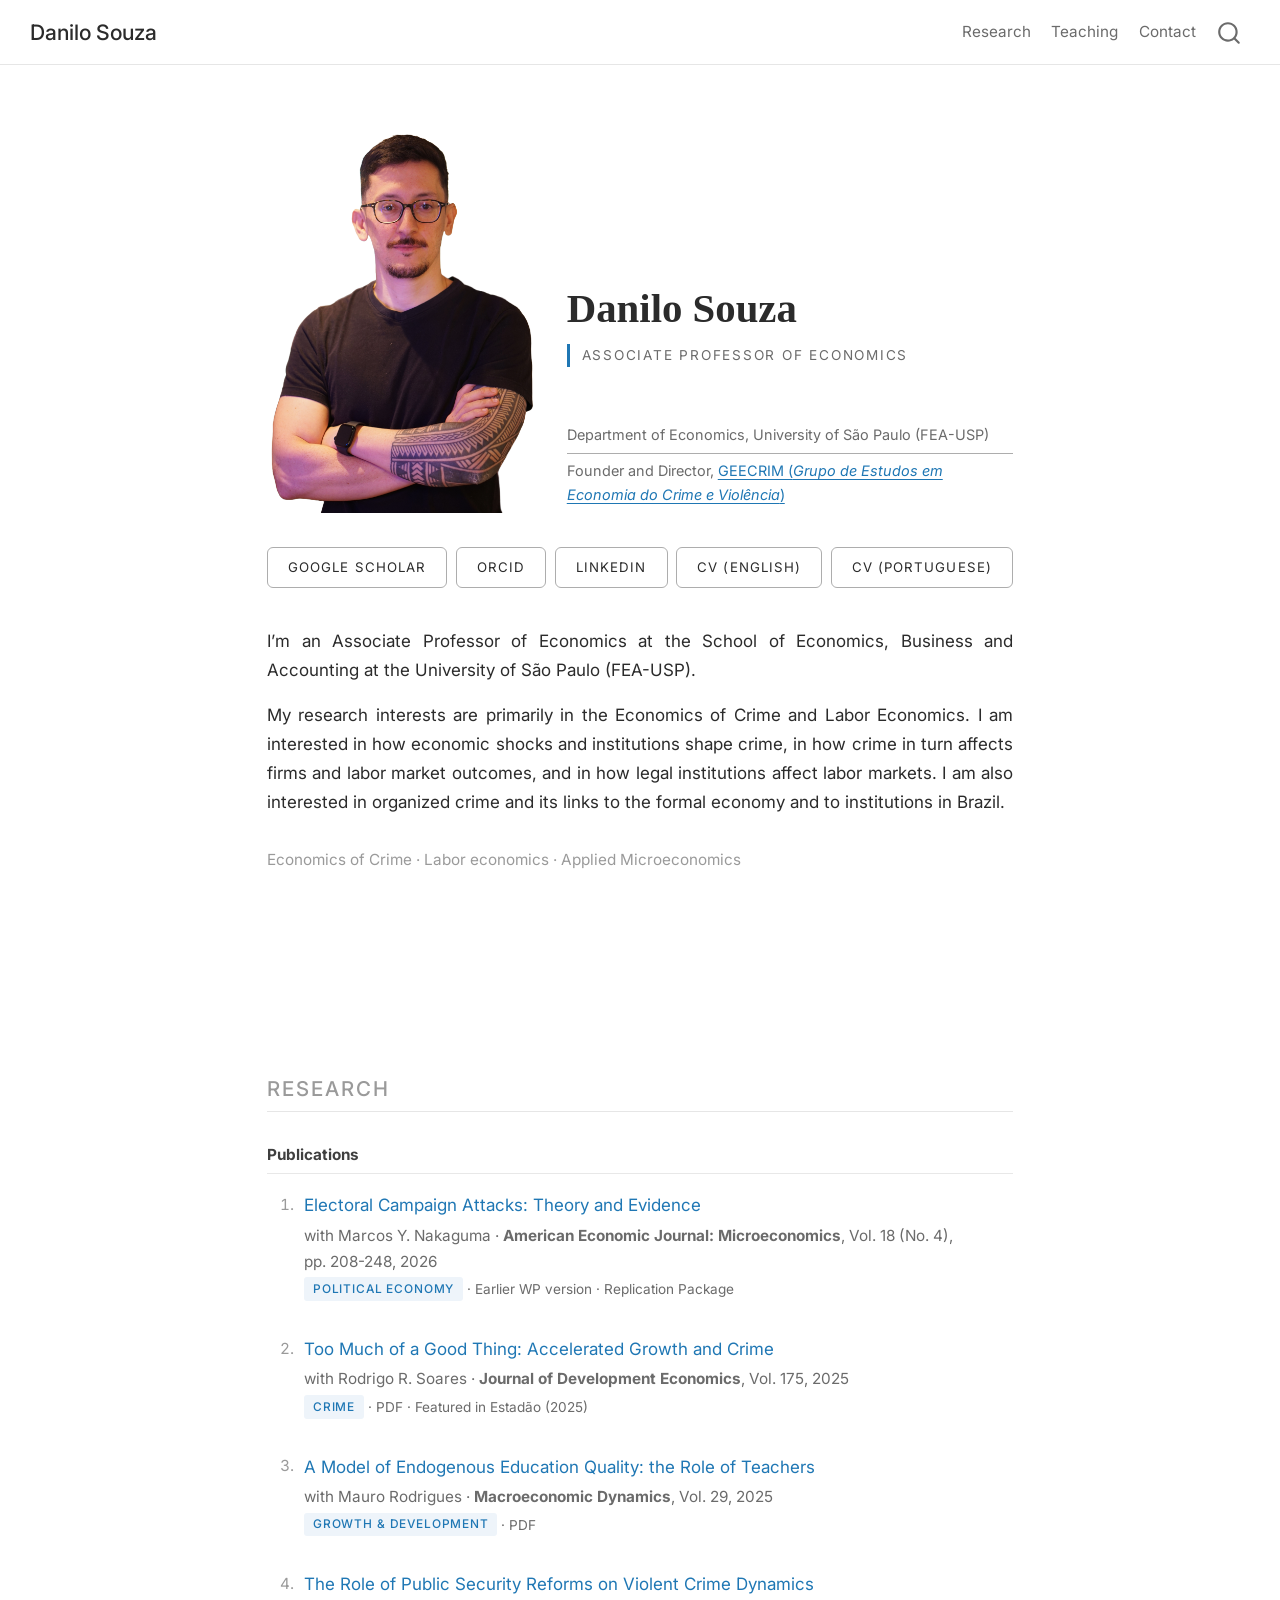
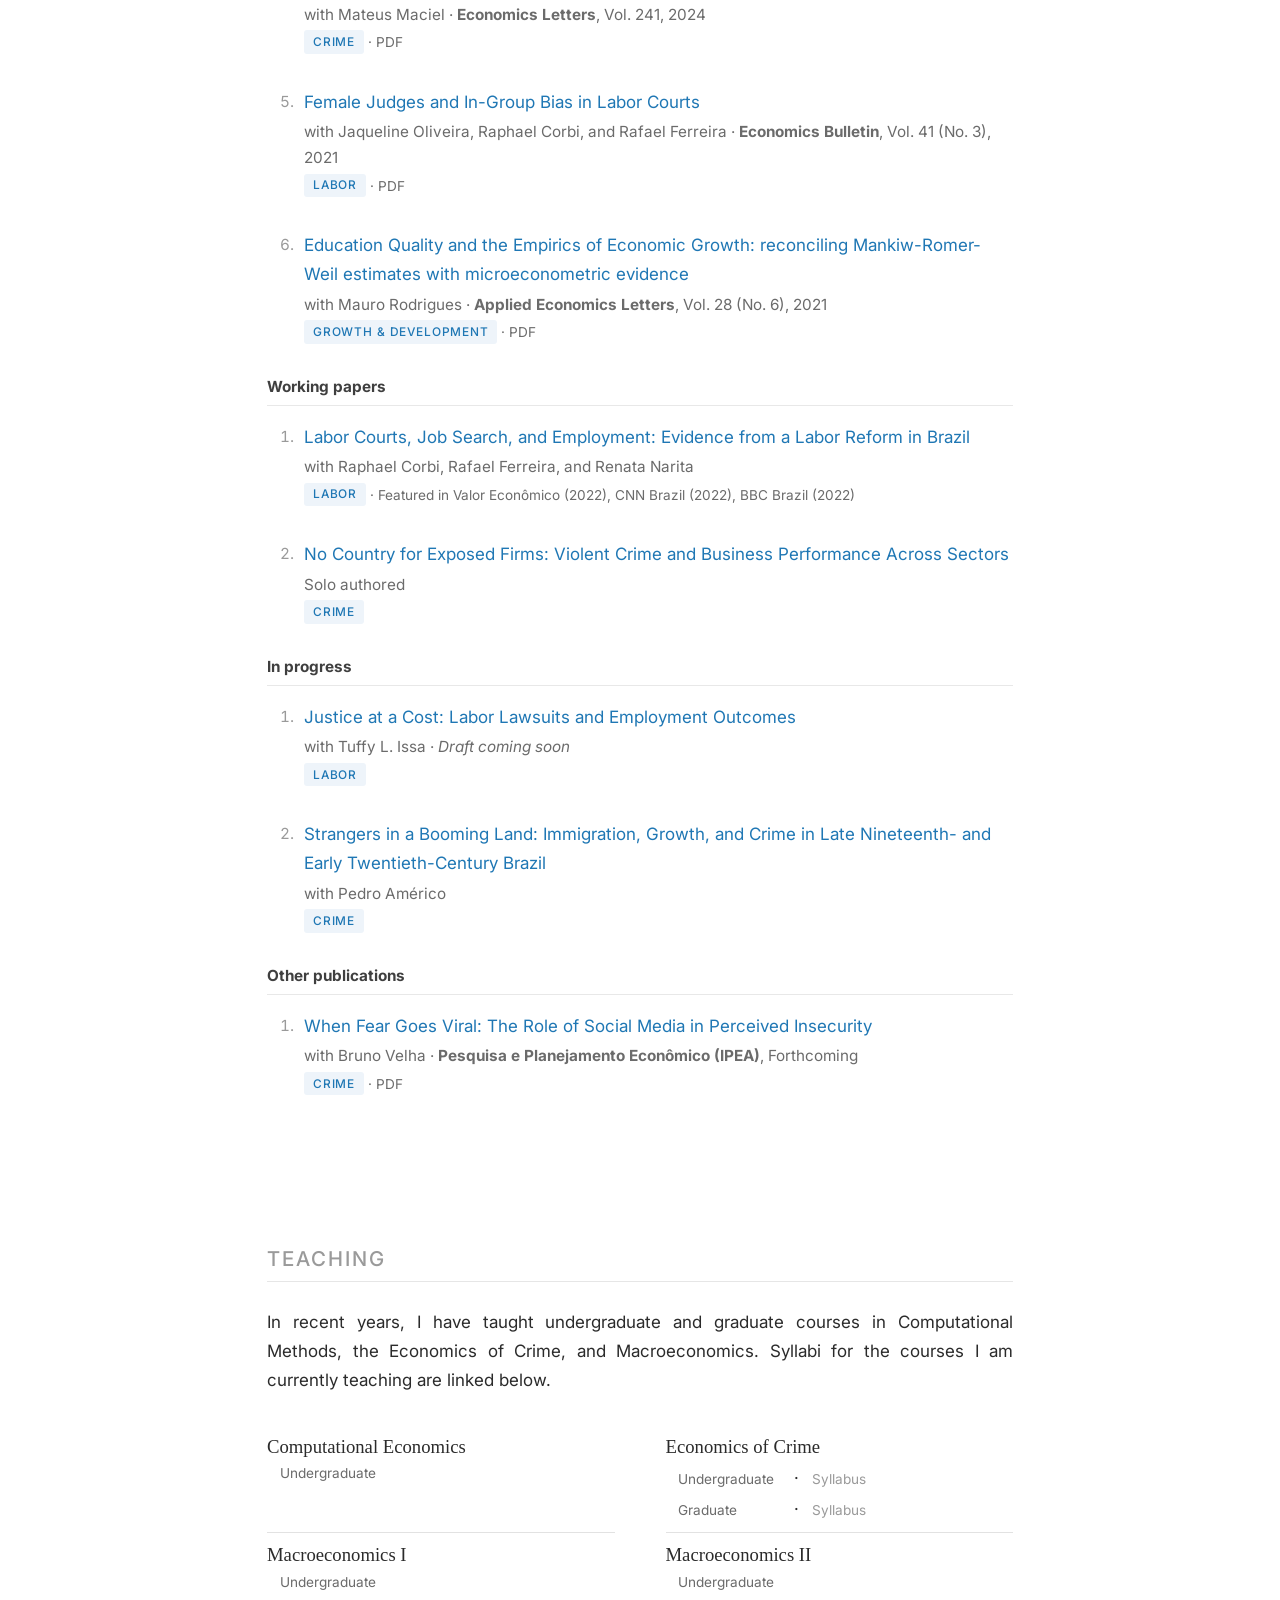
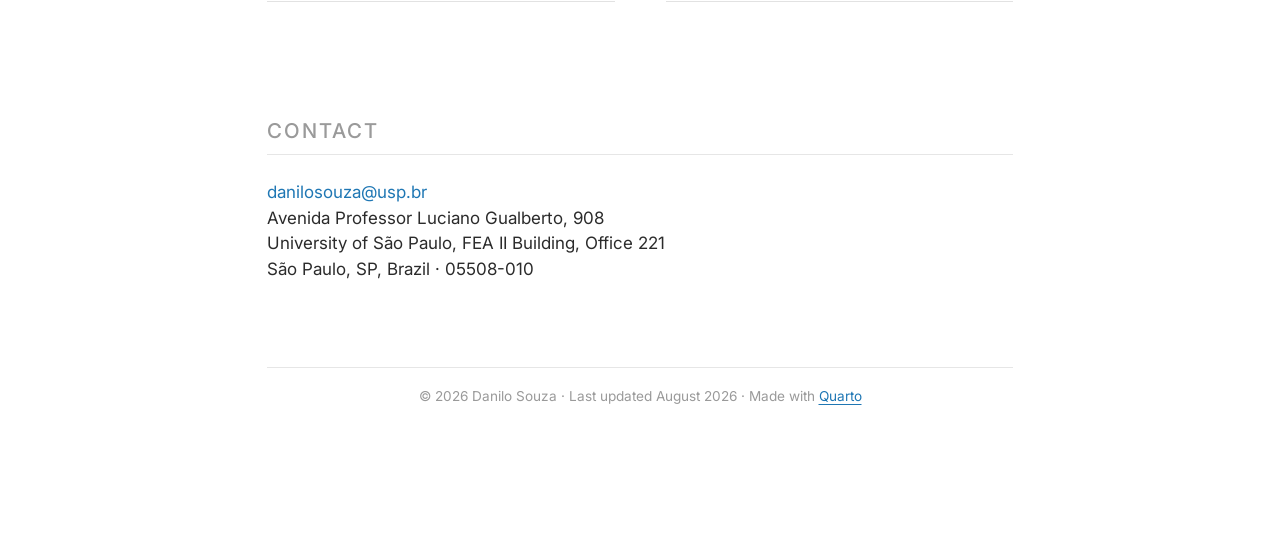
<file: docs/index.html>
<!DOCTYPE html>
<html xmlns="http://www.w3.org/1999/xhtml" lang="en" xml:lang="en"><head>

<meta charset="utf-8">
<meta name="generator" content="quarto-1.8.26">

<meta name="viewport" content="width=device-width, initial-scale=1.0, user-scalable=yes">

<meta name="description" content="Associate Professor of Economics, University of São Paulo.">

<title>Danilo Souza — Economist – Danilo Souza</title>
<style>
code{white-space: pre-wrap;}
span.smallcaps{font-variant: small-caps;}
div.columns{display: flex; gap: min(4vw, 1.5em);}
div.column{flex: auto; overflow-x: auto;}
div.hanging-indent{margin-left: 1.5em; text-indent: -1.5em;}
ul.task-list{list-style: none;}
ul.task-list li input[type="checkbox"] {
  width: 0.8em;
  margin: 0 0.8em 0.2em -1em; /* quarto-specific, see https://github.com/quarto-dev/quarto-cli/issues/4556 */ 
  vertical-align: middle;
}
</style>


<script src="site_libs/quarto-nav/quarto-nav.js"></script>
<script src="site_libs/clipboard/clipboard.min.js"></script>
<script src="site_libs/quarto-search/autocomplete.umd.js"></script>
<script src="site_libs/quarto-search/fuse.min.js"></script>
<script src="site_libs/quarto-search/quarto-search.js"></script>
<meta name="quarto:offset" content="./">
<script src="site_libs/quarto-html/quarto.js" type="module"></script>
<script src="site_libs/quarto-html/tabsets/tabsets.js" type="module"></script>
<script src="site_libs/quarto-html/axe/axe-check.js" type="module"></script>
<script src="site_libs/quarto-html/popper.min.js"></script>
<script src="site_libs/quarto-html/tippy.umd.min.js"></script>
<link href="site_libs/quarto-html/tippy.css" rel="stylesheet">
<link href="site_libs/quarto-html/quarto-syntax-highlighting-587c61ba64f3a5504c4d52d930310e48.css" rel="stylesheet" id="quarto-text-highlighting-styles">
<script src="site_libs/bootstrap/bootstrap.min.js"></script>
<link href="site_libs/bootstrap/bootstrap-icons.css" rel="stylesheet">
<link href="site_libs/bootstrap/bootstrap-93184ba84fd0173687459acd2bb7b2be.min.css" rel="stylesheet" append-hash="true" id="quarto-bootstrap" data-mode="light">
<script id="quarto-search-options" type="application/json">{
  "location": "navbar",
  "copy-button": false,
  "collapse-after": 3,
  "panel-placement": "end",
  "type": "overlay",
  "limit": 50,
  "keyboard-shortcut": [
    "f",
    "/",
    "s"
  ],
  "show-item-context": false,
  "language": {
    "search-no-results-text": "No results",
    "search-matching-documents-text": "matching documents",
    "search-copy-link-title": "Copy link to search",
    "search-hide-matches-text": "Hide additional matches",
    "search-more-match-text": "more match in this document",
    "search-more-matches-text": "more matches in this document",
    "search-clear-button-title": "Clear",
    "search-text-placeholder": "",
    "search-detached-cancel-button-title": "Cancel",
    "search-submit-button-title": "Submit",
    "search-label": "Search"
  }
}</script>
<link rel="preconnect" href="https://fonts.googleapis.com">
<link rel="preconnect" href="https://fonts.gstatic.com" crossorigin="">
<link href="https://fonts.googleapis.com/css2?family=Inter:wght@400;500;600&amp;display=swap" rel="stylesheet">
<link rel="stylesheet" href="https://cdnjs.cloudflare.com/ajax/libs/font-awesome/6.5.1/css/all.min.css">


</head>

<body class="nav-fixed fullcontent quarto-light">

<div id="quarto-search-results"></div>
  <header id="quarto-header" class="headroom fixed-top">
    <nav class="navbar navbar-expand-lg " data-bs-theme="dark">
      <div class="navbar-container container-fluid">
      <div class="navbar-brand-container mx-auto">
    <a class="navbar-brand" href="./index.html">
    <span class="navbar-title">Danilo Souza</span>
    </a>
  </div>
            <div id="quarto-search" class="" title="Search"></div>
          <button class="navbar-toggler" type="button" data-bs-toggle="collapse" data-bs-target="#navbarCollapse" aria-controls="navbarCollapse" role="menu" aria-expanded="false" aria-label="Toggle navigation" onclick="if (window.quartoToggleHeadroom) { window.quartoToggleHeadroom(); }">
  <span class="navbar-toggler-icon"></span>
</button>
          <div class="collapse navbar-collapse" id="navbarCollapse">
            <ul class="navbar-nav navbar-nav-scroll ms-auto">
  <li class="nav-item">
    <a class="nav-link" href="./#research"> 
<span class="menu-text">Research</span></a>
  </li>  
  <li class="nav-item">
    <a class="nav-link" href="./#teaching"> 
<span class="menu-text">Teaching</span></a>
  </li>  
  <li class="nav-item">
    <a class="nav-link" href="./#contact"> 
<span class="menu-text">Contact</span></a>
  </li>  
</ul>
          </div> <!-- /navcollapse -->
            <div class="quarto-navbar-tools">
</div>
      </div> <!-- /container-fluid -->
    </nav>
</header>
<!-- content -->
<div id="quarto-content" class="quarto-container page-columns page-rows-contents page-layout-article page-navbar">
<!-- sidebar -->
<!-- margin-sidebar -->
    
<!-- main -->
<main class="content" id="quarto-document-content"><header id="title-block-header" class="quarto-title-block"></header>




<!-- ============ COAUTHORS ============ -->
<div class="site">
<!-- ============ HEADER + BIO (fills the first screen) ============ -->
<div class="intro">
<div class="hero">
<div class="hero-photo">
<p><img src="files/danilo.png" class="img-fluid" alt="Danilo Souza"></p>
</div>
<div class="hero-text">
  <div class="hero-name">Danilo Souza</div>
  <p class="hero-eyebrow">Associate Professor of Economics</p>
  <br>
  <p class="hero-affil">Department of Economics, University of São Paulo (FEA-USP)</p>
  <p class="hero-sub">Founder and Director, <a href="https://sites.usp.br/geecrim/">GEECRIM (<i>Grupo de Estudos em Economia do Crime e Violência</i>)</a></p>
</div>
</div>
<div class="hero-links">
  <a href="https://scholar.google.com/citations?user=rOVVDL0AAAAJ&amp;hl">Google Scholar</a>
  <a href="https://orcid.org/0000-0002-9229-4960?lang=en">ORCID</a>
  <a href="https://www.linkedin.com/in/danilo-paula-de-souza">LinkedIn</a>
  <a href="https://drive.google.com/file/d/1-4qnaTV6rpfSUmXEW3sW5AQgki7zIIRI/view?usp=sharing">CV (English)</a>
  <a href="http://lattes.cnpq.br/8150565050096637">CV (Portuguese)</a>
</div>
<p>I’m an Associate Professor of Economics at the School of Economics, Business and Accounting at the University of São Paulo (FEA-USP).</p>
<p>My research interests are primarily in the Economics of Crime and Labor Economics. I am interested in how economic shocks and institutions shape crime, in how crime in turn affects firms and labor market outcomes, and in how legal institutions affect labor markets. I am also interested in organized crime and its links to the formal economy and to institutions in Brazil.</p>
<p><span class="fields">Economics of Crime · Labor economics · Applied Microeconomics</span></p>
</div>
<!-- ============ RESEARCH ============ -->
<section id="research" class="level2">
<h2 data-anchor-id="research">Research</h2>
<section id="publications" class="level3 subhead">
<h3 class="subhead" data-anchor-id="publications">Publications</h3>
<div class="pub">
<p><a href="https://www.aeaweb.org/articles?id=10.1257/mic.20240211" class="pub-title">Electoral Campaign Attacks: Theory and Evidence</a></p>
<p>with <a href="https://sites.google.com/view/nakaguma/home">Marcos Y. Nakaguma</a> · <strong>American Economic Journal: Microeconomics</strong>, Vol. 18 (No.&nbsp;4), pp.&nbsp;208-248, 2026</p>
<p><span class="pub-topic">Political Economy</span> · <a href="https://papers.ssrn.com/sol3/papers.cfm?abstract_id=4634314" class="pub-link">Earlier WP version</a> · <a href="https://doi.org/10.3886/E241509V1" class="pub-link">Replication Package</a></p>
</div>
<div class="pub">
<p><a href="https://www.sciencedirect.com/science/article/pii/S0304387825000501" class="pub-title">Too Much of a Good Thing: Accelerated Growth and Crime</a></p>
<p>with <a href="https://sites.google.com/view/rodrigo-r-soares/">Rodrigo R. Soares</a> · <strong>Journal of Development Economics</strong>, Vol. 175, 2025</p>
<p><span class="pub-topic">Crime</span> · <a href="" class="pub-link">PDF</a> · Featured in <a href="https://www.estadao.com.br/economia/cidades-que-viveram-boom-do-petroleo-sofreram-com-aumento-da-violencia-veja-as-mais-afetadas/" class="pub-link">Estadão (2025)</a></p>
</div>
<div class="pub">
<p><a href="https://www.cambridge.org/core/journals/macroeconomic-dynamics/article/abs/model-of-endogenous-education-quality-the-role-of-teachers/8A2771879CB9CBD6E75495C9B6D6D497" class="pub-title">A Model of Endogenous Education Quality: the Role of Teachers</a></p>
<p>with <a href="https://sites.google.com/site/mrodriguesjr/">Mauro Rodrigues</a> · <strong>Macroeconomic Dynamics</strong>, Vol. 29, 2025</p>
<p><span class="pub-topic">Growth &amp; Development</span> · <a href="" class="pub-link">PDF</a></p>
</div>
<div class="pub">
<p><a href="https://www.sciencedirect.com/science/article/abs/pii/S0165176524003094" class="pub-title">The Role of Public Security Reforms on Violent Crime Dynamics</a></p>
<p>with <a href="https://sites.google.com/view/mateusmaciel/home">Mateus Maciel</a> · <strong>Economics Letters</strong>, Vol. 241, 2024</p>
<p><span class="pub-topic">Crime</span> · <a href="" class="pub-link">PDF</a></p>
</div>
<div class="pub">
<p><a href="https://ideas.repec.org/a/ebl/ecbull/eb-20-01177.html" class="pub-title">Female Judges and In-Group Bias in Labor Courts</a></p>
<p>with <a href="https://sites.google.com/view/mateusmaciel/home">Jaqueline Oliveira</a>, <a href="https://raphaelcorbi.github.io/">Raphael Corbi</a>, and <a href="https://rafaelxferreira.com/">Rafael Ferreira</a> · <strong>Economics Bulletin</strong>, Vol. 41 (No.&nbsp;3), 2021</p>
<p><span class="pub-topic">Labor</span> · <a href="" class="pub-link">PDF</a></p>
</div>
<div class="pub">
<p><a href="https://www.tandfonline.com/doi/full/10.1080/13504851.2020.1761524" class="pub-title">Education Quality and the Empirics of Economic Growth: reconciling Mankiw-Romer-Weil estimates with microeconometric evidence</a></p>
<p>with <a href="https://sites.google.com/site/mrodriguesjr/">Mauro Rodrigues</a> · <strong>Applied Economics Letters</strong>, Vol. 28 (No.&nbsp;6), 2021</p>
<p><span class="pub-topic">Growth &amp; Development</span> · <a href="" class="pub-link">PDF</a></p>
</div>
</section>
<section id="working-papers" class="level3 subhead">
<h3 class="subhead" data-anchor-id="working-papers">Working papers</h3>
<div class="pub">
<p><a href="https://papers.ssrn.com/sol3/papers.cfm?abstract_id=4121304" class="pub-title">Labor Courts, Job Search, and Employment: Evidence from a Labor Reform in Brazil</a></p>
<p>with <a href="https://raphaelcorbi.github.io/">Raphael Corbi</a>, <a href="https://rafaelxferreira.com/">Rafael Ferreira</a>, and <a href="https://sites.google.com/site/renatanarita/">Renata Narita</a></p>
<p><span class="pub-topic">Labor</span> · Featured in <a href="https://valor.globo.com/brasil/noticia/2022/05/04/regra-da-reforma-trabalhista-reduziu-desemprego-em-17-ponto-diz-estudo.ghtml" class="pub-link">Valor Econômico (2022)</a>, <a href="https://www.cnnbrasil.com.br/economia/macroeconomia/estudo-aponta-regra-da-reforma-trabalhista-gerou-17-milhao-de-vagas-de-trabalho/" class="pub-link">CNN Brazil (2022)</a>, <a href="https://www.bbc.com/portuguese/brasil-61442663" class="pub-link">BBC Brazil (2022)</a></p>
</div>
<div class="pub">
<p><a href="https://papers.ssrn.com/sol3/papers.cfm?abstract_id=5378445" class="pub-title">No Country for Exposed Firms: Violent Crime and Business Performance Across Sectors</a></p>
<p>Solo authored</p>
<p><span class="pub-topic">Crime</span></p>
</div>
</section>
<section id="in-progress" class="level3 subhead">
<h3 class="subhead" data-anchor-id="in-progress">In progress</h3>
<div class="pub">
<p><a href="" class="pub-title">Justice at a Cost: Labor Lawsuits and Employment Outcomes</a></p>
<p>with Tuffy L. Issa · <em>Draft coming soon</em></p>
<p><span class="pub-topic">Labor</span></p>
</div>
<div class="pub">
<p><a href="" class="pub-title">Strangers in a Booming Land: Immigration, Growth, and Crime in Late Nineteenth- and Early Twentieth-Century Brazil</a></p>
<p>with <a href="https://sites.google.com/view/pedroamerico">Pedro Américo</a></p>
<p><span class="pub-topic">Crime</span></p>
</div>
</section>
<section id="other-publications" class="level3 subhead">
<h3 class="subhead" data-anchor-id="other-publications">Other publications</h3>
<div class="pub">
<p><a href="" class="pub-title">When Fear Goes Viral: The Role of Social Media in Perceived Insecurity</a></p>
<p>with Bruno Velha · <strong>Pesquisa e Planejamento Econômico (IPEA)</strong>, Forthcoming</p>
<p><span class="pub-topic">Crime</span> · <a href="" class="pub-link">PDF</a></p>
</div>
</section>
</section>
<p><br><br></p>
<!-- ============ TEACHING ============ -->
<section id="teaching" class="level2">
<h2 data-anchor-id="teaching">Teaching</h2>
<p>In recent years, I have taught undergraduate and graduate courses in Computational Methods, the Economics of Crime, and Macroeconomics. Syllabi for the courses I am currently teaching are linked below.</p>
<div class="courses">
<div class="course">
<p><span class="course-name">Computational Economics</span></p>
<div class="offerings">
<p><span class="course-level">Undergraduate</span></p>
</div>
</div>
<div class="course">
<p><span class="course-name">Economics of Crime</span></p>
<div class="offerings">
<p><span class="course-level">Undergraduate</span> · <a href="teaching/econ-crime-undergrad.html" class="course-link">Syllabus</a></p>
<p><span class="course-level">Graduate</span> · <a href="teaching/econ-crime-grad.html" class="course-link">Syllabus</a></p>
</div>
</div>
<div class="course">
<p><span class="course-name">Macroeconomics I</span></p>
<div class="offerings">
<p><span class="course-level">Undergraduate</span></p>
</div>
</div>
<div class="course">
<p><span class="course-name">Macroeconomics II</span></p>
<div class="offerings">
<p><span class="course-level">Undergraduate</span></p>
</div>
</div>
</div>
</section>
<p><br><br></p>
<!-- ============ CONTACT ============ -->
<section id="contact" class="level2">
<h2 data-anchor-id="contact">Contact</h2>
<div class="contact-info">
<p><a href="mailto:danilosouza@usp.br">danilosouza@usp.br</a></p>
<p>Avenida Professor Luciano Gualberto, 908</p>
<p>University of São Paulo, FEA II Building, Office 221</p>
<p>São Paulo, SP, Brazil · 05508-010</p>
</div>
</section>
<p><span class="footer-note">© 2026 Danilo Souza · Last updated August 2026 · Made with <a href="https://quarto.org/">Quarto</a></span></p>
</div>



</main> <!-- /main -->
<script id="quarto-html-after-body" type="application/javascript">
  window.document.addEventListener("DOMContentLoaded", function (event) {
    const isCodeAnnotation = (el) => {
      for (const clz of el.classList) {
        if (clz.startsWith('code-annotation-')) {                     
          return true;
        }
      }
      return false;
    }
    const onCopySuccess = function(e) {
      // button target
      const button = e.trigger;
      // don't keep focus
      button.blur();
      // flash "checked"
      button.classList.add('code-copy-button-checked');
      var currentTitle = button.getAttribute("title");
      button.setAttribute("title", "Copied!");
      let tooltip;
      if (window.bootstrap) {
        button.setAttribute("data-bs-toggle", "tooltip");
        button.setAttribute("data-bs-placement", "left");
        button.setAttribute("data-bs-title", "Copied!");
        tooltip = new bootstrap.Tooltip(button, 
          { trigger: "manual", 
            customClass: "code-copy-button-tooltip",
            offset: [0, -8]});
        tooltip.show();    
      }
      setTimeout(function() {
        if (tooltip) {
          tooltip.hide();
          button.removeAttribute("data-bs-title");
          button.removeAttribute("data-bs-toggle");
          button.removeAttribute("data-bs-placement");
        }
        button.setAttribute("title", currentTitle);
        button.classList.remove('code-copy-button-checked');
      }, 1000);
      // clear code selection
      e.clearSelection();
    }
    const getTextToCopy = function(trigger) {
      const outerScaffold = trigger.parentElement.cloneNode(true);
      const codeEl = outerScaffold.querySelector('code');
      for (const childEl of codeEl.children) {
        if (isCodeAnnotation(childEl)) {
          childEl.remove();
        }
      }
      return codeEl.innerText;
    }
    const clipboard = new window.ClipboardJS('.code-copy-button:not([data-in-quarto-modal])', {
      text: getTextToCopy
    });
    clipboard.on('success', onCopySuccess);
    if (window.document.getElementById('quarto-embedded-source-code-modal')) {
      const clipboardModal = new window.ClipboardJS('.code-copy-button[data-in-quarto-modal]', {
        text: getTextToCopy,
        container: window.document.getElementById('quarto-embedded-source-code-modal')
      });
      clipboardModal.on('success', onCopySuccess);
    }
      var localhostRegex = new RegExp(/^(?:http|https):\/\/localhost\:?[0-9]*\//);
      var mailtoRegex = new RegExp(/^mailto:/);
        var filterRegex = new RegExp("https:\/\/danilosouza\.com");
      var isInternal = (href) => {
          return filterRegex.test(href) || localhostRegex.test(href) || mailtoRegex.test(href);
      }
      // Inspect non-navigation links and adorn them if external
     var links = window.document.querySelectorAll('a[href]:not(.nav-link):not(.navbar-brand):not(.toc-action):not(.sidebar-link):not(.sidebar-item-toggle):not(.pagination-link):not(.no-external):not([aria-hidden]):not(.dropdown-item):not(.quarto-navigation-tool):not(.about-link)');
      for (var i=0; i<links.length; i++) {
        const link = links[i];
        if (!isInternal(link.href)) {
          // undo the damage that might have been done by quarto-nav.js in the case of
          // links that we want to consider external
          if (link.dataset.originalHref !== undefined) {
            link.href = link.dataset.originalHref;
          }
            // target, if specified
            link.setAttribute("target", "_blank");
            if (link.getAttribute("rel") === null) {
              link.setAttribute("rel", "noopener");
            }
        }
      }
    function tippyHover(el, contentFn, onTriggerFn, onUntriggerFn) {
      const config = {
        allowHTML: true,
        maxWidth: 500,
        delay: 100,
        arrow: false,
        appendTo: function(el) {
            return el.parentElement;
        },
        interactive: true,
        interactiveBorder: 10,
        theme: 'quarto',
        placement: 'bottom-start',
      };
      if (contentFn) {
        config.content = contentFn;
      }
      if (onTriggerFn) {
        config.onTrigger = onTriggerFn;
      }
      if (onUntriggerFn) {
        config.onUntrigger = onUntriggerFn;
      }
      window.tippy(el, config); 
    }
    const noterefs = window.document.querySelectorAll('a[role="doc-noteref"]');
    for (var i=0; i<noterefs.length; i++) {
      const ref = noterefs[i];
      tippyHover(ref, function() {
        // use id or data attribute instead here
        let href = ref.getAttribute('data-footnote-href') || ref.getAttribute('href');
        try { href = new URL(href).hash; } catch {}
        const id = href.replace(/^#\/?/, "");
        const note = window.document.getElementById(id);
        if (note) {
          return note.innerHTML;
        } else {
          return "";
        }
      });
    }
    const xrefs = window.document.querySelectorAll('a.quarto-xref');
    const processXRef = (id, note) => {
      // Strip column container classes
      const stripColumnClz = (el) => {
        el.classList.remove("page-full", "page-columns");
        if (el.children) {
          for (const child of el.children) {
            stripColumnClz(child);
          }
        }
      }
      stripColumnClz(note)
      if (id === null || id.startsWith('sec-')) {
        // Special case sections, only their first couple elements
        const container = document.createElement("div");
        if (note.children && note.children.length > 2) {
          container.appendChild(note.children[0].cloneNode(true));
          for (let i = 1; i < note.children.length; i++) {
            const child = note.children[i];
            if (child.tagName === "P" && child.innerText === "") {
              continue;
            } else {
              container.appendChild(child.cloneNode(true));
              break;
            }
          }
          if (window.Quarto?.typesetMath) {
            window.Quarto.typesetMath(container);
          }
          return container.innerHTML
        } else {
          if (window.Quarto?.typesetMath) {
            window.Quarto.typesetMath(note);
          }
          return note.innerHTML;
        }
      } else {
        // Remove any anchor links if they are present
        const anchorLink = note.querySelector('a.anchorjs-link');
        if (anchorLink) {
          anchorLink.remove();
        }
        if (window.Quarto?.typesetMath) {
          window.Quarto.typesetMath(note);
        }
        if (note.classList.contains("callout")) {
          return note.outerHTML;
        } else {
          return note.innerHTML;
        }
      }
    }
    for (var i=0; i<xrefs.length; i++) {
      const xref = xrefs[i];
      tippyHover(xref, undefined, function(instance) {
        instance.disable();
        let url = xref.getAttribute('href');
        let hash = undefined; 
        if (url.startsWith('#')) {
          hash = url;
        } else {
          try { hash = new URL(url).hash; } catch {}
        }
        if (hash) {
          const id = hash.replace(/^#\/?/, "");
          const note = window.document.getElementById(id);
          if (note !== null) {
            try {
              const html = processXRef(id, note.cloneNode(true));
              instance.setContent(html);
            } finally {
              instance.enable();
              instance.show();
            }
          } else {
            // See if we can fetch this
            fetch(url.split('#')[0])
            .then(res => res.text())
            .then(html => {
              const parser = new DOMParser();
              const htmlDoc = parser.parseFromString(html, "text/html");
              const note = htmlDoc.getElementById(id);
              if (note !== null) {
                const html = processXRef(id, note);
                instance.setContent(html);
              } 
            }).finally(() => {
              instance.enable();
              instance.show();
            });
          }
        } else {
          // See if we can fetch a full url (with no hash to target)
          // This is a special case and we should probably do some content thinning / targeting
          fetch(url)
          .then(res => res.text())
          .then(html => {
            const parser = new DOMParser();
            const htmlDoc = parser.parseFromString(html, "text/html");
            const note = htmlDoc.querySelector('main.content');
            if (note !== null) {
              // This should only happen for chapter cross references
              // (since there is no id in the URL)
              // remove the first header
              if (note.children.length > 0 && note.children[0].tagName === "HEADER") {
                note.children[0].remove();
              }
              const html = processXRef(null, note);
              instance.setContent(html);
            } 
          }).finally(() => {
            instance.enable();
            instance.show();
          });
        }
      }, function(instance) {
      });
    }
        let selectedAnnoteEl;
        const selectorForAnnotation = ( cell, annotation) => {
          let cellAttr = 'data-code-cell="' + cell + '"';
          let lineAttr = 'data-code-annotation="' +  annotation + '"';
          const selector = 'span[' + cellAttr + '][' + lineAttr + ']';
          return selector;
        }
        const selectCodeLines = (annoteEl) => {
          const doc = window.document;
          const targetCell = annoteEl.getAttribute("data-target-cell");
          const targetAnnotation = annoteEl.getAttribute("data-target-annotation");
          const annoteSpan = window.document.querySelector(selectorForAnnotation(targetCell, targetAnnotation));
          const lines = annoteSpan.getAttribute("data-code-lines").split(",");
          const lineIds = lines.map((line) => {
            return targetCell + "-" + line;
          })
          let top = null;
          let height = null;
          let parent = null;
          if (lineIds.length > 0) {
              //compute the position of the single el (top and bottom and make a div)
              const el = window.document.getElementById(lineIds[0]);
              top = el.offsetTop;
              height = el.offsetHeight;
              parent = el.parentElement.parentElement;
            if (lineIds.length > 1) {
              const lastEl = window.document.getElementById(lineIds[lineIds.length - 1]);
              const bottom = lastEl.offsetTop + lastEl.offsetHeight;
              height = bottom - top;
            }
            if (top !== null && height !== null && parent !== null) {
              // cook up a div (if necessary) and position it 
              let div = window.document.getElementById("code-annotation-line-highlight");
              if (div === null) {
                div = window.document.createElement("div");
                div.setAttribute("id", "code-annotation-line-highlight");
                div.style.position = 'absolute';
                parent.appendChild(div);
              }
              div.style.top = top - 2 + "px";
              div.style.height = height + 4 + "px";
              div.style.left = 0;
              let gutterDiv = window.document.getElementById("code-annotation-line-highlight-gutter");
              if (gutterDiv === null) {
                gutterDiv = window.document.createElement("div");
                gutterDiv.setAttribute("id", "code-annotation-line-highlight-gutter");
                gutterDiv.style.position = 'absolute';
                const codeCell = window.document.getElementById(targetCell);
                const gutter = codeCell.querySelector('.code-annotation-gutter');
                gutter.appendChild(gutterDiv);
              }
              gutterDiv.style.top = top - 2 + "px";
              gutterDiv.style.height = height + 4 + "px";
            }
            selectedAnnoteEl = annoteEl;
          }
        };
        const unselectCodeLines = () => {
          const elementsIds = ["code-annotation-line-highlight", "code-annotation-line-highlight-gutter"];
          elementsIds.forEach((elId) => {
            const div = window.document.getElementById(elId);
            if (div) {
              div.remove();
            }
          });
          selectedAnnoteEl = undefined;
        };
          // Handle positioning of the toggle
      window.addEventListener(
        "resize",
        throttle(() => {
          elRect = undefined;
          if (selectedAnnoteEl) {
            selectCodeLines(selectedAnnoteEl);
          }
        }, 10)
      );
      function throttle(fn, ms) {
      let throttle = false;
      let timer;
        return (...args) => {
          if(!throttle) { // first call gets through
              fn.apply(this, args);
              throttle = true;
          } else { // all the others get throttled
              if(timer) clearTimeout(timer); // cancel #2
              timer = setTimeout(() => {
                fn.apply(this, args);
                timer = throttle = false;
              }, ms);
          }
        };
      }
        // Attach click handler to the DT
        const annoteDls = window.document.querySelectorAll('dt[data-target-cell]');
        for (const annoteDlNode of annoteDls) {
          annoteDlNode.addEventListener('click', (event) => {
            const clickedEl = event.target;
            if (clickedEl !== selectedAnnoteEl) {
              unselectCodeLines();
              const activeEl = window.document.querySelector('dt[data-target-cell].code-annotation-active');
              if (activeEl) {
                activeEl.classList.remove('code-annotation-active');
              }
              selectCodeLines(clickedEl);
              clickedEl.classList.add('code-annotation-active');
            } else {
              // Unselect the line
              unselectCodeLines();
              clickedEl.classList.remove('code-annotation-active');
            }
          });
        }
    const findCites = (el) => {
      const parentEl = el.parentElement;
      if (parentEl) {
        const cites = parentEl.dataset.cites;
        if (cites) {
          return {
            el,
            cites: cites.split(' ')
          };
        } else {
          return findCites(el.parentElement)
        }
      } else {
        return undefined;
      }
    };
    var bibliorefs = window.document.querySelectorAll('a[role="doc-biblioref"]');
    for (var i=0; i<bibliorefs.length; i++) {
      const ref = bibliorefs[i];
      const citeInfo = findCites(ref);
      if (citeInfo) {
        tippyHover(citeInfo.el, function() {
          var popup = window.document.createElement('div');
          citeInfo.cites.forEach(function(cite) {
            var citeDiv = window.document.createElement('div');
            citeDiv.classList.add('hanging-indent');
            citeDiv.classList.add('csl-entry');
            var biblioDiv = window.document.getElementById('ref-' + cite);
            if (biblioDiv) {
              citeDiv.innerHTML = biblioDiv.innerHTML;
            }
            popup.appendChild(citeDiv);
          });
          return popup.innerHTML;
        });
      }
    }
  });
  </script>
</div> <!-- /content -->




</body></html>
</file>
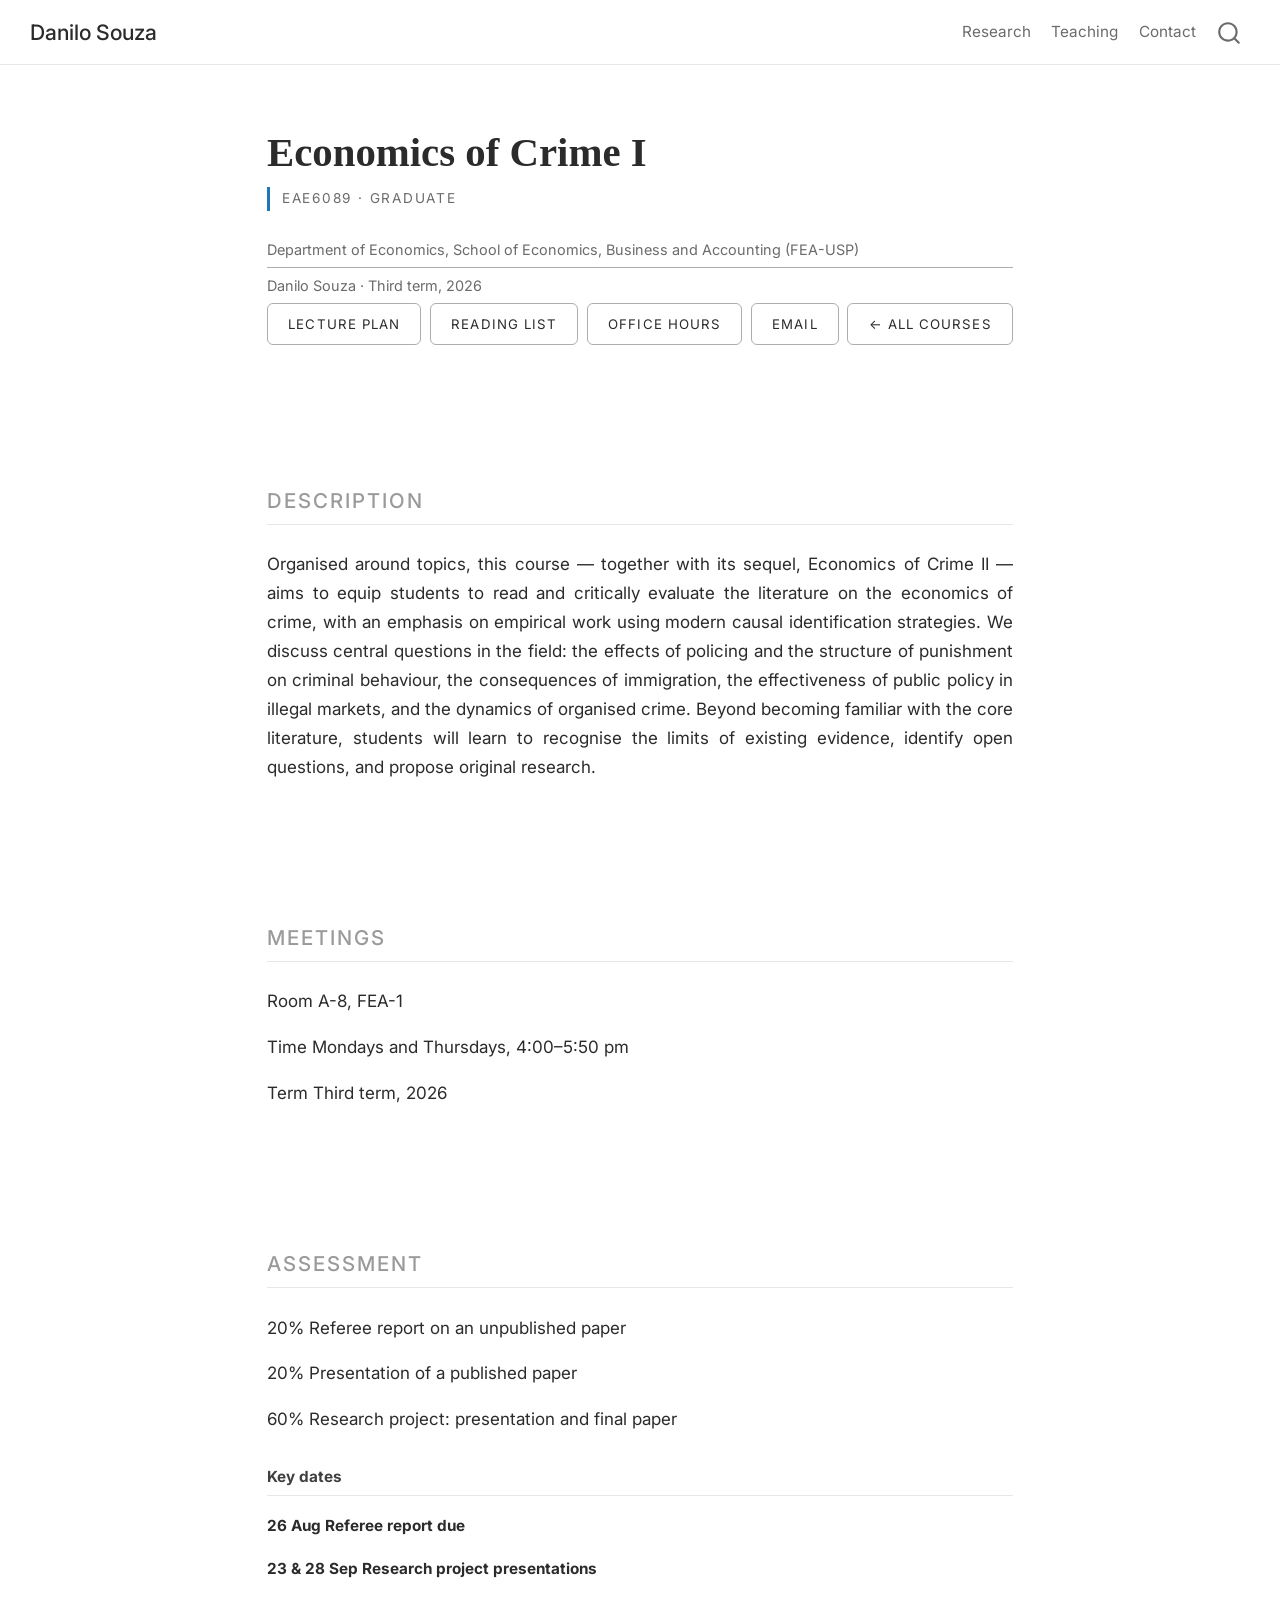
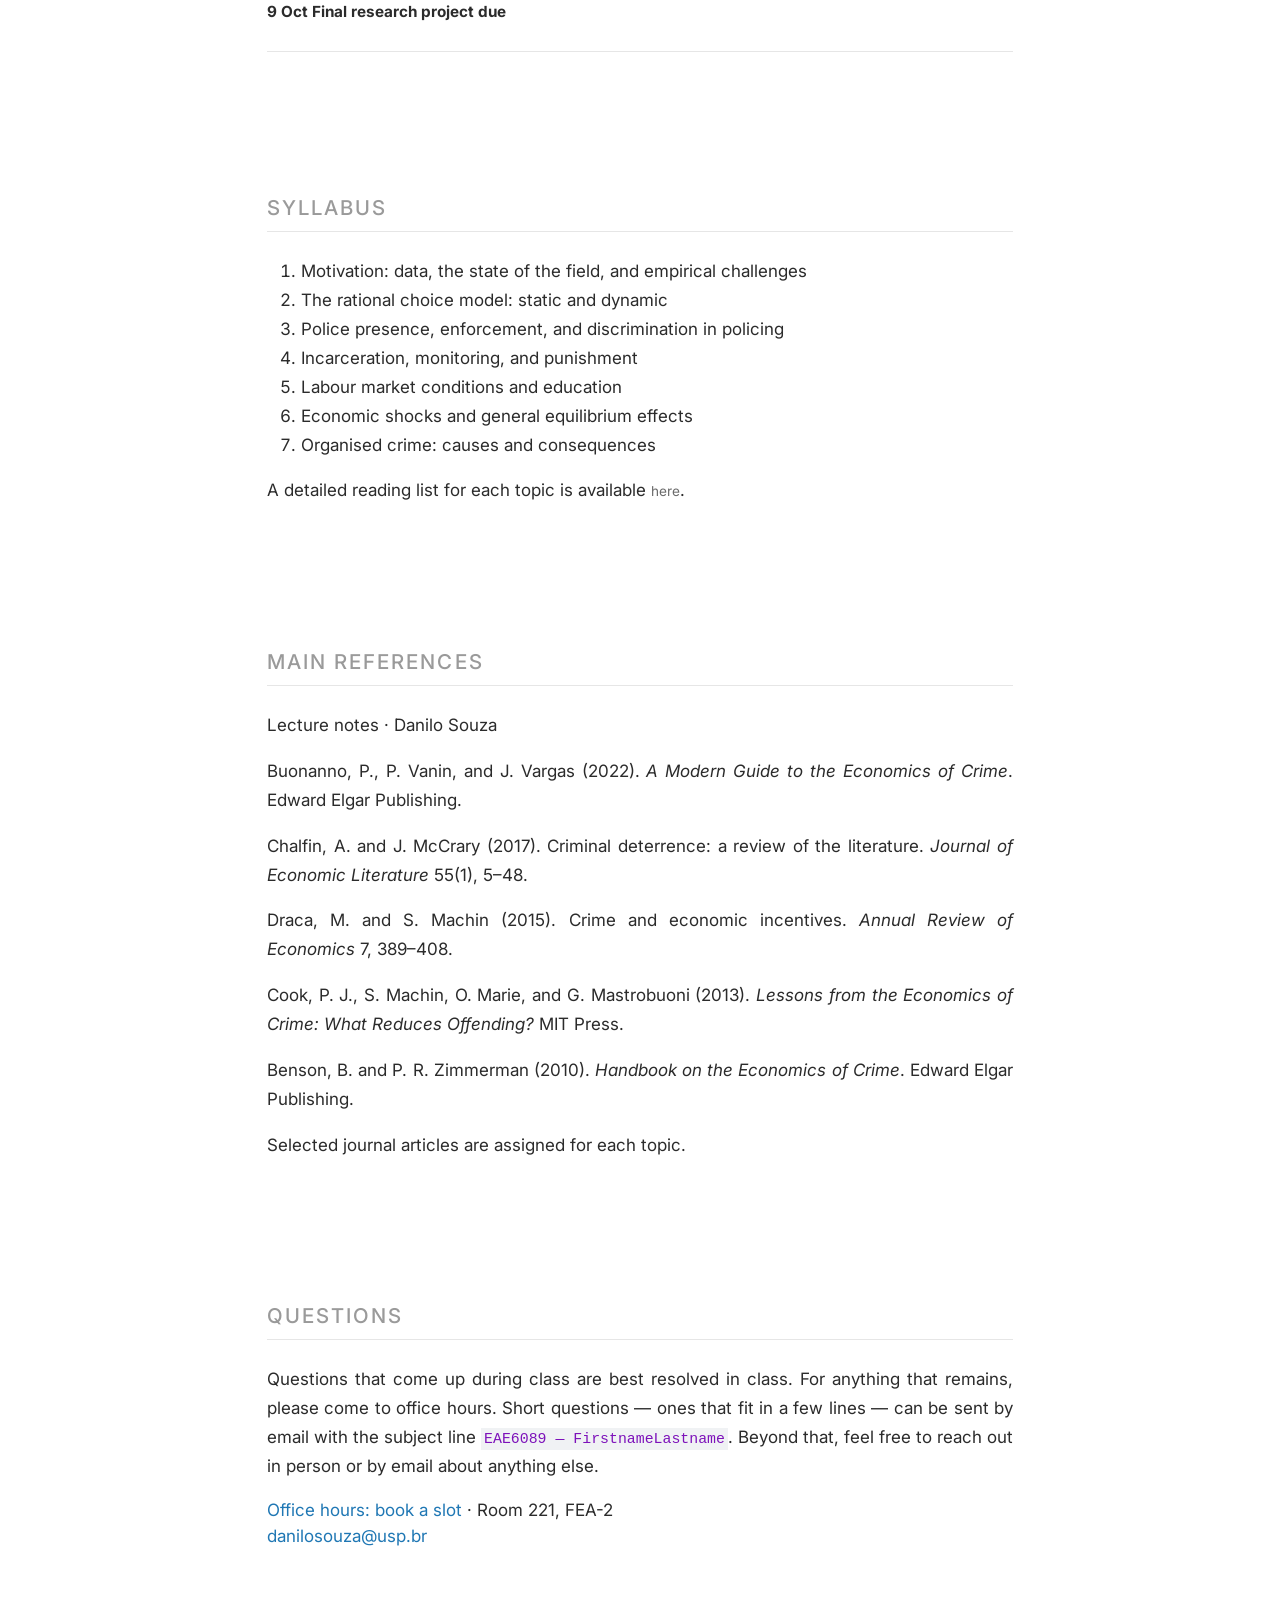
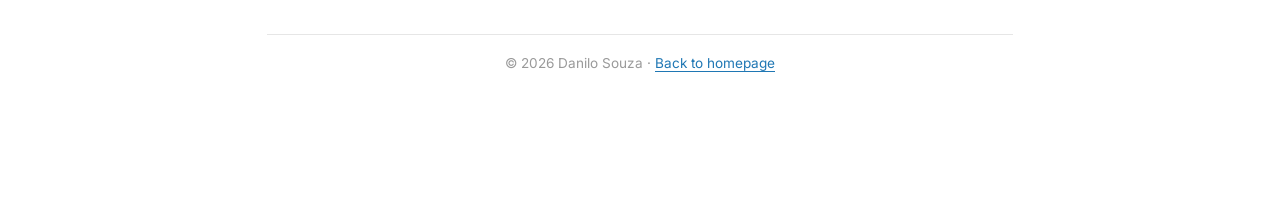
<file: docs/econ-crime-grad.html>
<!DOCTYPE html>
<html xmlns="http://www.w3.org/1999/xhtml" lang="en" xml:lang="en"><head>

<meta charset="utf-8">
<meta name="generator" content="quarto-1.8.26">

<meta name="viewport" content="width=device-width, initial-scale=1.0, user-scalable=yes">

<meta name="description" content="Graduate course on the economics of crime, University of São Paulo (FEA-USP).">

<title>EAE6089 — Economics of Crime I – Danilo Souza</title>
<style>
code{white-space: pre-wrap;}
span.smallcaps{font-variant: small-caps;}
div.columns{display: flex; gap: min(4vw, 1.5em);}
div.column{flex: auto; overflow-x: auto;}
div.hanging-indent{margin-left: 1.5em; text-indent: -1.5em;}
ul.task-list{list-style: none;}
ul.task-list li input[type="checkbox"] {
  width: 0.8em;
  margin: 0 0.8em 0.2em -1em; /* quarto-specific, see https://github.com/quarto-dev/quarto-cli/issues/4556 */ 
  vertical-align: middle;
}
</style>


<script src="site_libs/quarto-nav/quarto-nav.js"></script>
<script src="site_libs/clipboard/clipboard.min.js"></script>
<script src="site_libs/quarto-search/autocomplete.umd.js"></script>
<script src="site_libs/quarto-search/fuse.min.js"></script>
<script src="site_libs/quarto-search/quarto-search.js"></script>
<meta name="quarto:offset" content="./">
<script src="site_libs/quarto-html/quarto.js" type="module"></script>
<script src="site_libs/quarto-html/tabsets/tabsets.js" type="module"></script>
<script src="site_libs/quarto-html/axe/axe-check.js" type="module"></script>
<script src="site_libs/quarto-html/popper.min.js"></script>
<script src="site_libs/quarto-html/tippy.umd.min.js"></script>
<link href="site_libs/quarto-html/tippy.css" rel="stylesheet">
<link href="site_libs/quarto-html/quarto-syntax-highlighting-587c61ba64f3a5504c4d52d930310e48.css" rel="stylesheet" id="quarto-text-highlighting-styles">
<script src="site_libs/bootstrap/bootstrap.min.js"></script>
<link href="site_libs/bootstrap/bootstrap-icons.css" rel="stylesheet">
<link href="site_libs/bootstrap/bootstrap-a35cd64ca85003658297ac66c1e219c0.min.css" rel="stylesheet" append-hash="true" id="quarto-bootstrap" data-mode="light">
<script id="quarto-search-options" type="application/json">{
  "location": "navbar",
  "copy-button": false,
  "collapse-after": 3,
  "panel-placement": "end",
  "type": "overlay",
  "limit": 50,
  "keyboard-shortcut": [
    "f",
    "/",
    "s"
  ],
  "show-item-context": false,
  "language": {
    "search-no-results-text": "No results",
    "search-matching-documents-text": "matching documents",
    "search-copy-link-title": "Copy link to search",
    "search-hide-matches-text": "Hide additional matches",
    "search-more-match-text": "more match in this document",
    "search-more-matches-text": "more matches in this document",
    "search-clear-button-title": "Clear",
    "search-text-placeholder": "",
    "search-detached-cancel-button-title": "Cancel",
    "search-submit-button-title": "Submit",
    "search-label": "Search"
  }
}</script>
<link rel="preconnect" href="https://fonts.googleapis.com">
<link rel="preconnect" href="https://fonts.gstatic.com" crossorigin="">
<link href="https://fonts.googleapis.com/css2?family=Inter:wght@400;500;600&amp;display=swap" rel="stylesheet">
<link rel="stylesheet" href="https://cdnjs.cloudflare.com/ajax/libs/font-awesome/6.5.1/css/all.min.css">


</head>

<body class="nav-fixed fullcontent quarto-light">

<div id="quarto-search-results"></div>
  <header id="quarto-header" class="headroom fixed-top">
    <nav class="navbar navbar-expand-lg " data-bs-theme="dark">
      <div class="navbar-container container-fluid">
      <div class="navbar-brand-container mx-auto">
    <a class="navbar-brand" href="./index.html">
    <span class="navbar-title">Danilo Souza</span>
    </a>
  </div>
            <div id="quarto-search" class="" title="Search"></div>
          <button class="navbar-toggler" type="button" data-bs-toggle="collapse" data-bs-target="#navbarCollapse" aria-controls="navbarCollapse" role="menu" aria-expanded="false" aria-label="Toggle navigation" onclick="if (window.quartoToggleHeadroom) { window.quartoToggleHeadroom(); }">
  <span class="navbar-toggler-icon"></span>
</button>
          <div class="collapse navbar-collapse" id="navbarCollapse">
            <ul class="navbar-nav navbar-nav-scroll ms-auto">
  <li class="nav-item">
    <a class="nav-link" href="./#research"> 
<span class="menu-text">Research</span></a>
  </li>  
  <li class="nav-item">
    <a class="nav-link" href="./#teaching"> 
<span class="menu-text">Teaching</span></a>
  </li>  
  <li class="nav-item">
    <a class="nav-link" href="./#contact"> 
<span class="menu-text">Contact</span></a>
  </li>  
</ul>
          </div> <!-- /navcollapse -->
            <div class="quarto-navbar-tools">
</div>
      </div> <!-- /container-fluid -->
    </nav>
</header>
<!-- content -->
<div id="quarto-content" class="quarto-container page-columns page-rows-contents page-layout-article page-navbar">
<!-- sidebar -->
<!-- margin-sidebar -->
    
<!-- main -->
<main class="content" id="quarto-document-content"><header id="title-block-header" class="quarto-title-block"></header>




<div class="site">
<!-- ============ COURSE HEADER ============ -->
<div class="course-header">
  <div class="hero-name">Economics of Crime I</div>
  <p class="hero-eyebrow">EAE6089 · Graduate</p>
  <p class="hero-affil">Department of Economics, School of Economics, Business and Accounting (FEA-USP)</p>
  <p class="hero-sub">Danilo Souza · Third term, 2026</p>
</div>
<div class="hero-links">
  <a href="https://drive.google.com/">Lecture plan</a>
  <a href="../files/reading-list.pdf">Reading list</a>
  <a href="https://calendly.com/">Office hours</a>
  <a href="mailto:danilosouza@usp.br">Email</a>
  <a href="../index.html#teaching">← All courses</a>
</div>
<!-- ============ DESCRIPTION ============ -->
<section id="description" class="level2 sec">
<h2 data-anchor-id="description">Description</h2>
<p>Organised around topics, this course — together with its sequel, Economics of Crime II — aims to equip students to read and critically evaluate the literature on the economics of crime, with an emphasis on empirical work using modern causal identification strategies. We discuss central questions in the field: the effects of policing and the structure of punishment on criminal behaviour, the consequences of immigration, the effectiveness of public policy in illegal markets, and the dynamics of organised crime. Beyond becoming familiar with the core literature, students will learn to recognise the limits of existing evidence, identify open questions, and propose original research.</p>
</section>
<!-- ============ MEETINGS ============ -->
<section id="meetings" class="level2 sec">
<h2 data-anchor-id="meetings">Meetings</h2>
<div class="info-block">
<p><span class="info-label">Room</span> <span class="info-value">A-8, FEA-1</span></p>
<p><span class="info-label">Time</span> <span class="info-value">Mondays and Thursdays, 4:00–5:50 pm</span></p>
<p><span class="info-label">Term</span> <span class="info-value">Third term, 2026</span></p>
</div>
</section>
<!-- ============ ASSESSMENT ============ -->
<section id="assessment" class="level2 sec">
<h2 data-anchor-id="assessment">Assessment</h2>
<div class="info-block">
<p><span class="info-label">20%</span> <span class="info-value">Referee report on an unpublished paper</span></p>
<p><span class="info-label">20%</span> <span class="info-value">Presentation of a published paper</span></p>
<p><span class="info-label">60%</span> <span class="info-value">Research project: presentation and final paper</span></p>
</div>
<section id="key-dates" class="level3 subhead">
<h3 class="subhead" data-anchor-id="key-dates">Key dates</h3>
<div class="info-block">
<p><span class="info-label">26 Aug</span> <span class="info-value">Referee report due</span></p>
<p><span class="info-label">23 &amp; 28 Sep</span> <span class="info-value">Research project presentations</span></p>
<p><span class="info-label">9 Oct</span> <span class="info-value">Final research project due</span></p>
</div>
</section>
</section>
<!-- ============ SYLLABUS ============ -->
<section id="syllabus" class="level2 sec">
<h2 data-anchor-id="syllabus">Syllabus</h2>
<div class="topics">
<ol type="1">
<li>Motivation: data, the state of the field, and empirical challenges</li>
<li>The rational choice model: static and dynamic</li>
<li>Police presence, enforcement, and discrimination in policing</li>
<li>Incarceration, monitoring, and punishment</li>
<li>Labour market conditions and education</li>
<li>Economic shocks and general equilibrium effects</li>
<li>Organised crime: causes and consequences</li>
</ol>
</div>
<p>A detailed reading list for each topic is available <a href="../files/reading-list.pdf" class="pub-link">here</a>.</p>
</section>
<!-- ============ READINGS ============ -->
<div id="readings" class="sec">
<section id="main-references" class="level2">
<h2 data-anchor-id="main-references">Main references</h2>
<div class="readings">
<p>Lecture notes · Danilo Souza</p>
<p>Buonanno, P., P. Vanin, and J. Vargas (2022). <em>A Modern Guide to the Economics of Crime</em>. Edward Elgar Publishing.</p>
<p>Chalfin, A. and J. McCrary (2017). Criminal deterrence: a review of the literature. <em>Journal of Economic Literature</em> 55(1), 5–48.</p>
<p>Draca, M. and S. Machin (2015). Crime and economic incentives. <em>Annual Review of Economics</em> 7, 389–408.</p>
<p>Cook, P. J., S. Machin, O. Marie, and G. Mastrobuoni (2013). <em>Lessons from the Economics of Crime: What Reduces Offending?</em> MIT Press.</p>
<p>Benson, B. and P. R. Zimmerman (2010). <em>Handbook on the Economics of Crime</em>. Edward Elgar Publishing.</p>
</div>
<p>Selected journal articles are assigned for each topic.</p>
</section>
</div>
<!-- ============ CONTACT ============ -->
<div id="course-contact" class="sec">
<section id="questions" class="level2">
<h2 data-anchor-id="questions">Questions</h2>
<p>Questions that come up during class are best resolved in class. For anything that remains, please come to office hours. Short questions — ones that fit in a few lines — can be sent by email with the subject line <code>EAE6089 — FirstnameLastname</code>. Beyond that, feel free to reach out in person or by email about anything else.</p>
<div class="contact-info">
<p><a href="https://calendly.com/">Office hours: book a slot</a> · Room 221, FEA-2</p>
<p><a href="mailto:danilosouza@usp.br">danilosouza@usp.br</a></p>
</div>
</section>
</div>
<p><span class="footer-note">© 2026 Danilo Souza · <a href="../index.html">Back to homepage</a></span></p>
</div>



</main> <!-- /main -->
<script id="quarto-html-after-body" type="application/javascript">
  window.document.addEventListener("DOMContentLoaded", function (event) {
    const isCodeAnnotation = (el) => {
      for (const clz of el.classList) {
        if (clz.startsWith('code-annotation-')) {                     
          return true;
        }
      }
      return false;
    }
    const onCopySuccess = function(e) {
      // button target
      const button = e.trigger;
      // don't keep focus
      button.blur();
      // flash "checked"
      button.classList.add('code-copy-button-checked');
      var currentTitle = button.getAttribute("title");
      button.setAttribute("title", "Copied!");
      let tooltip;
      if (window.bootstrap) {
        button.setAttribute("data-bs-toggle", "tooltip");
        button.setAttribute("data-bs-placement", "left");
        button.setAttribute("data-bs-title", "Copied!");
        tooltip = new bootstrap.Tooltip(button, 
          { trigger: "manual", 
            customClass: "code-copy-button-tooltip",
            offset: [0, -8]});
        tooltip.show();    
      }
      setTimeout(function() {
        if (tooltip) {
          tooltip.hide();
          button.removeAttribute("data-bs-title");
          button.removeAttribute("data-bs-toggle");
          button.removeAttribute("data-bs-placement");
        }
        button.setAttribute("title", currentTitle);
        button.classList.remove('code-copy-button-checked');
      }, 1000);
      // clear code selection
      e.clearSelection();
    }
    const getTextToCopy = function(trigger) {
      const outerScaffold = trigger.parentElement.cloneNode(true);
      const codeEl = outerScaffold.querySelector('code');
      for (const childEl of codeEl.children) {
        if (isCodeAnnotation(childEl)) {
          childEl.remove();
        }
      }
      return codeEl.innerText;
    }
    const clipboard = new window.ClipboardJS('.code-copy-button:not([data-in-quarto-modal])', {
      text: getTextToCopy
    });
    clipboard.on('success', onCopySuccess);
    if (window.document.getElementById('quarto-embedded-source-code-modal')) {
      const clipboardModal = new window.ClipboardJS('.code-copy-button[data-in-quarto-modal]', {
        text: getTextToCopy,
        container: window.document.getElementById('quarto-embedded-source-code-modal')
      });
      clipboardModal.on('success', onCopySuccess);
    }
      var localhostRegex = new RegExp(/^(?:http|https):\/\/localhost\:?[0-9]*\//);
      var mailtoRegex = new RegExp(/^mailto:/);
        var filterRegex = new RegExp("https:\/\/danilosouza-usp\.github\.io\/personal-website");
      var isInternal = (href) => {
          return filterRegex.test(href) || localhostRegex.test(href) || mailtoRegex.test(href);
      }
      // Inspect non-navigation links and adorn them if external
     var links = window.document.querySelectorAll('a[href]:not(.nav-link):not(.navbar-brand):not(.toc-action):not(.sidebar-link):not(.sidebar-item-toggle):not(.pagination-link):not(.no-external):not([aria-hidden]):not(.dropdown-item):not(.quarto-navigation-tool):not(.about-link)');
      for (var i=0; i<links.length; i++) {
        const link = links[i];
        if (!isInternal(link.href)) {
          // undo the damage that might have been done by quarto-nav.js in the case of
          // links that we want to consider external
          if (link.dataset.originalHref !== undefined) {
            link.href = link.dataset.originalHref;
          }
            // target, if specified
            link.setAttribute("target", "_blank");
            if (link.getAttribute("rel") === null) {
              link.setAttribute("rel", "noopener");
            }
        }
      }
    function tippyHover(el, contentFn, onTriggerFn, onUntriggerFn) {
      const config = {
        allowHTML: true,
        maxWidth: 500,
        delay: 100,
        arrow: false,
        appendTo: function(el) {
            return el.parentElement;
        },
        interactive: true,
        interactiveBorder: 10,
        theme: 'quarto',
        placement: 'bottom-start',
      };
      if (contentFn) {
        config.content = contentFn;
      }
      if (onTriggerFn) {
        config.onTrigger = onTriggerFn;
      }
      if (onUntriggerFn) {
        config.onUntrigger = onUntriggerFn;
      }
      window.tippy(el, config); 
    }
    const noterefs = window.document.querySelectorAll('a[role="doc-noteref"]');
    for (var i=0; i<noterefs.length; i++) {
      const ref = noterefs[i];
      tippyHover(ref, function() {
        // use id or data attribute instead here
        let href = ref.getAttribute('data-footnote-href') || ref.getAttribute('href');
        try { href = new URL(href).hash; } catch {}
        const id = href.replace(/^#\/?/, "");
        const note = window.document.getElementById(id);
        if (note) {
          return note.innerHTML;
        } else {
          return "";
        }
      });
    }
    const xrefs = window.document.querySelectorAll('a.quarto-xref');
    const processXRef = (id, note) => {
      // Strip column container classes
      const stripColumnClz = (el) => {
        el.classList.remove("page-full", "page-columns");
        if (el.children) {
          for (const child of el.children) {
            stripColumnClz(child);
          }
        }
      }
      stripColumnClz(note)
      if (id === null || id.startsWith('sec-')) {
        // Special case sections, only their first couple elements
        const container = document.createElement("div");
        if (note.children && note.children.length > 2) {
          container.appendChild(note.children[0].cloneNode(true));
          for (let i = 1; i < note.children.length; i++) {
            const child = note.children[i];
            if (child.tagName === "P" && child.innerText === "") {
              continue;
            } else {
              container.appendChild(child.cloneNode(true));
              break;
            }
          }
          if (window.Quarto?.typesetMath) {
            window.Quarto.typesetMath(container);
          }
          return container.innerHTML
        } else {
          if (window.Quarto?.typesetMath) {
            window.Quarto.typesetMath(note);
          }
          return note.innerHTML;
        }
      } else {
        // Remove any anchor links if they are present
        const anchorLink = note.querySelector('a.anchorjs-link');
        if (anchorLink) {
          anchorLink.remove();
        }
        if (window.Quarto?.typesetMath) {
          window.Quarto.typesetMath(note);
        }
        if (note.classList.contains("callout")) {
          return note.outerHTML;
        } else {
          return note.innerHTML;
        }
      }
    }
    for (var i=0; i<xrefs.length; i++) {
      const xref = xrefs[i];
      tippyHover(xref, undefined, function(instance) {
        instance.disable();
        let url = xref.getAttribute('href');
        let hash = undefined; 
        if (url.startsWith('#')) {
          hash = url;
        } else {
          try { hash = new URL(url).hash; } catch {}
        }
        if (hash) {
          const id = hash.replace(/^#\/?/, "");
          const note = window.document.getElementById(id);
          if (note !== null) {
            try {
              const html = processXRef(id, note.cloneNode(true));
              instance.setContent(html);
            } finally {
              instance.enable();
              instance.show();
            }
          } else {
            // See if we can fetch this
            fetch(url.split('#')[0])
            .then(res => res.text())
            .then(html => {
              const parser = new DOMParser();
              const htmlDoc = parser.parseFromString(html, "text/html");
              const note = htmlDoc.getElementById(id);
              if (note !== null) {
                const html = processXRef(id, note);
                instance.setContent(html);
              } 
            }).finally(() => {
              instance.enable();
              instance.show();
            });
          }
        } else {
          // See if we can fetch a full url (with no hash to target)
          // This is a special case and we should probably do some content thinning / targeting
          fetch(url)
          .then(res => res.text())
          .then(html => {
            const parser = new DOMParser();
            const htmlDoc = parser.parseFromString(html, "text/html");
            const note = htmlDoc.querySelector('main.content');
            if (note !== null) {
              // This should only happen for chapter cross references
              // (since there is no id in the URL)
              // remove the first header
              if (note.children.length > 0 && note.children[0].tagName === "HEADER") {
                note.children[0].remove();
              }
              const html = processXRef(null, note);
              instance.setContent(html);
            } 
          }).finally(() => {
            instance.enable();
            instance.show();
          });
        }
      }, function(instance) {
      });
    }
        let selectedAnnoteEl;
        const selectorForAnnotation = ( cell, annotation) => {
          let cellAttr = 'data-code-cell="' + cell + '"';
          let lineAttr = 'data-code-annotation="' +  annotation + '"';
          const selector = 'span[' + cellAttr + '][' + lineAttr + ']';
          return selector;
        }
        const selectCodeLines = (annoteEl) => {
          const doc = window.document;
          const targetCell = annoteEl.getAttribute("data-target-cell");
          const targetAnnotation = annoteEl.getAttribute("data-target-annotation");
          const annoteSpan = window.document.querySelector(selectorForAnnotation(targetCell, targetAnnotation));
          const lines = annoteSpan.getAttribute("data-code-lines").split(",");
          const lineIds = lines.map((line) => {
            return targetCell + "-" + line;
          })
          let top = null;
          let height = null;
          let parent = null;
          if (lineIds.length > 0) {
              //compute the position of the single el (top and bottom and make a div)
              const el = window.document.getElementById(lineIds[0]);
              top = el.offsetTop;
              height = el.offsetHeight;
              parent = el.parentElement.parentElement;
            if (lineIds.length > 1) {
              const lastEl = window.document.getElementById(lineIds[lineIds.length - 1]);
              const bottom = lastEl.offsetTop + lastEl.offsetHeight;
              height = bottom - top;
            }
            if (top !== null && height !== null && parent !== null) {
              // cook up a div (if necessary) and position it 
              let div = window.document.getElementById("code-annotation-line-highlight");
              if (div === null) {
                div = window.document.createElement("div");
                div.setAttribute("id", "code-annotation-line-highlight");
                div.style.position = 'absolute';
                parent.appendChild(div);
              }
              div.style.top = top - 2 + "px";
              div.style.height = height + 4 + "px";
              div.style.left = 0;
              let gutterDiv = window.document.getElementById("code-annotation-line-highlight-gutter");
              if (gutterDiv === null) {
                gutterDiv = window.document.createElement("div");
                gutterDiv.setAttribute("id", "code-annotation-line-highlight-gutter");
                gutterDiv.style.position = 'absolute';
                const codeCell = window.document.getElementById(targetCell);
                const gutter = codeCell.querySelector('.code-annotation-gutter');
                gutter.appendChild(gutterDiv);
              }
              gutterDiv.style.top = top - 2 + "px";
              gutterDiv.style.height = height + 4 + "px";
            }
            selectedAnnoteEl = annoteEl;
          }
        };
        const unselectCodeLines = () => {
          const elementsIds = ["code-annotation-line-highlight", "code-annotation-line-highlight-gutter"];
          elementsIds.forEach((elId) => {
            const div = window.document.getElementById(elId);
            if (div) {
              div.remove();
            }
          });
          selectedAnnoteEl = undefined;
        };
          // Handle positioning of the toggle
      window.addEventListener(
        "resize",
        throttle(() => {
          elRect = undefined;
          if (selectedAnnoteEl) {
            selectCodeLines(selectedAnnoteEl);
          }
        }, 10)
      );
      function throttle(fn, ms) {
      let throttle = false;
      let timer;
        return (...args) => {
          if(!throttle) { // first call gets through
              fn.apply(this, args);
              throttle = true;
          } else { // all the others get throttled
              if(timer) clearTimeout(timer); // cancel #2
              timer = setTimeout(() => {
                fn.apply(this, args);
                timer = throttle = false;
              }, ms);
          }
        };
      }
        // Attach click handler to the DT
        const annoteDls = window.document.querySelectorAll('dt[data-target-cell]');
        for (const annoteDlNode of annoteDls) {
          annoteDlNode.addEventListener('click', (event) => {
            const clickedEl = event.target;
            if (clickedEl !== selectedAnnoteEl) {
              unselectCodeLines();
              const activeEl = window.document.querySelector('dt[data-target-cell].code-annotation-active');
              if (activeEl) {
                activeEl.classList.remove('code-annotation-active');
              }
              selectCodeLines(clickedEl);
              clickedEl.classList.add('code-annotation-active');
            } else {
              // Unselect the line
              unselectCodeLines();
              clickedEl.classList.remove('code-annotation-active');
            }
          });
        }
    const findCites = (el) => {
      const parentEl = el.parentElement;
      if (parentEl) {
        const cites = parentEl.dataset.cites;
        if (cites) {
          return {
            el,
            cites: cites.split(' ')
          };
        } else {
          return findCites(el.parentElement)
        }
      } else {
        return undefined;
      }
    };
    var bibliorefs = window.document.querySelectorAll('a[role="doc-biblioref"]');
    for (var i=0; i<bibliorefs.length; i++) {
      const ref = bibliorefs[i];
      const citeInfo = findCites(ref);
      if (citeInfo) {
        tippyHover(citeInfo.el, function() {
          var popup = window.document.createElement('div');
          citeInfo.cites.forEach(function(cite) {
            var citeDiv = window.document.createElement('div');
            citeDiv.classList.add('hanging-indent');
            citeDiv.classList.add('csl-entry');
            var biblioDiv = window.document.getElementById('ref-' + cite);
            if (biblioDiv) {
              citeDiv.innerHTML = biblioDiv.innerHTML;
            }
            popup.appendChild(citeDiv);
          });
          return popup.innerHTML;
        });
      }
    }
  });
  </script>
</div> <!-- /content -->




</body></html>
</file>
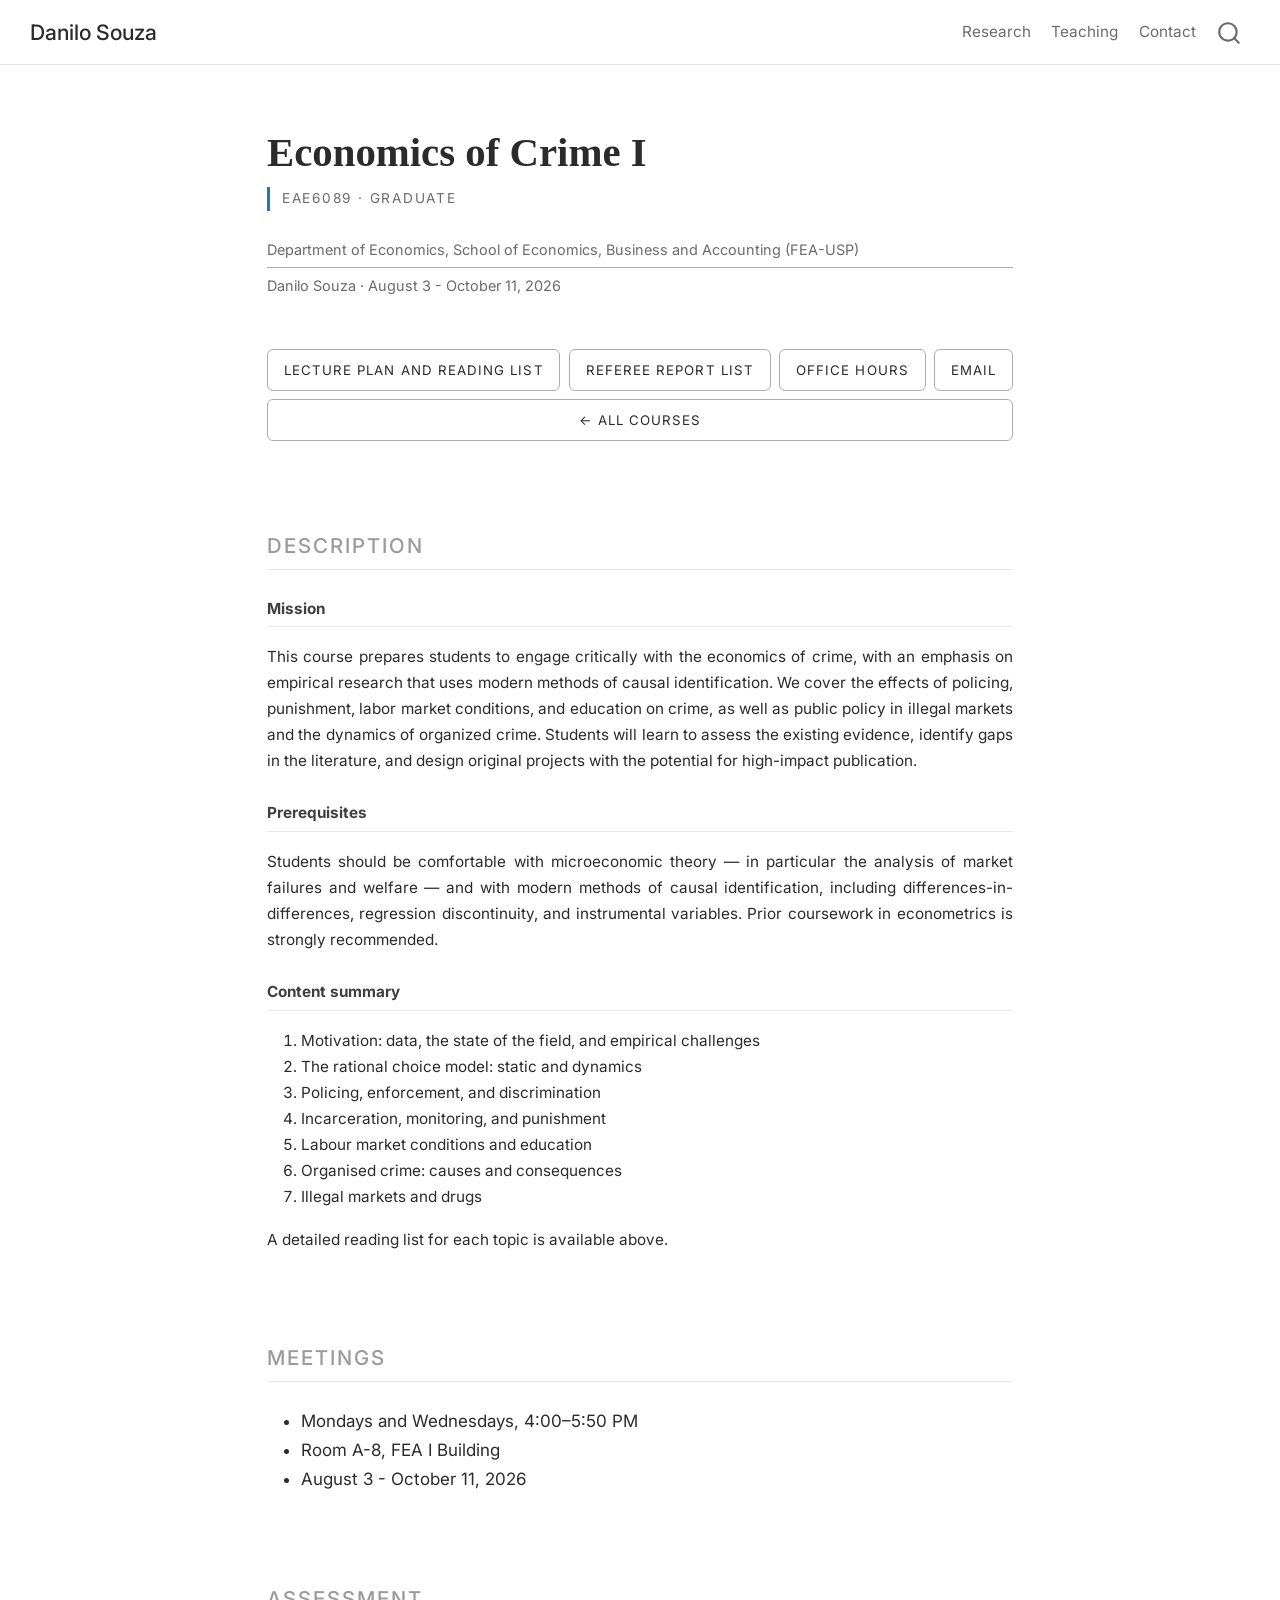
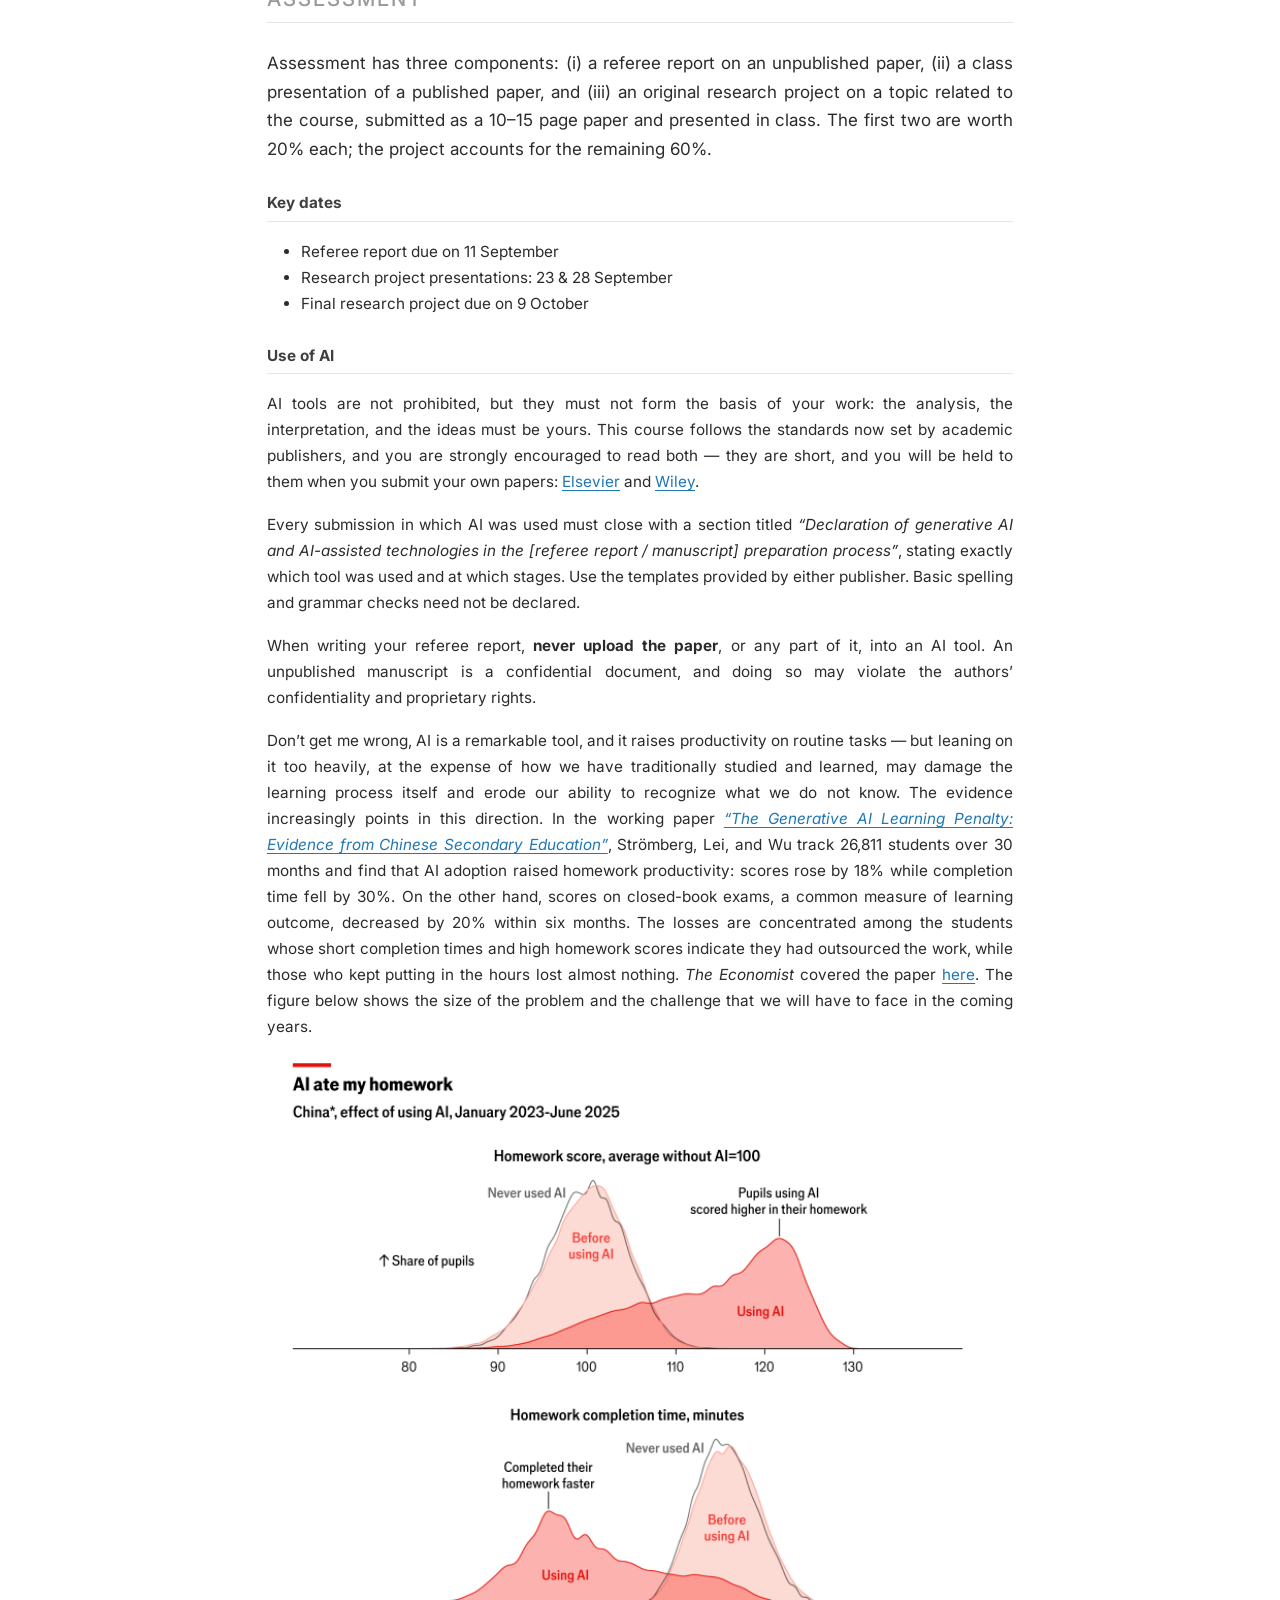
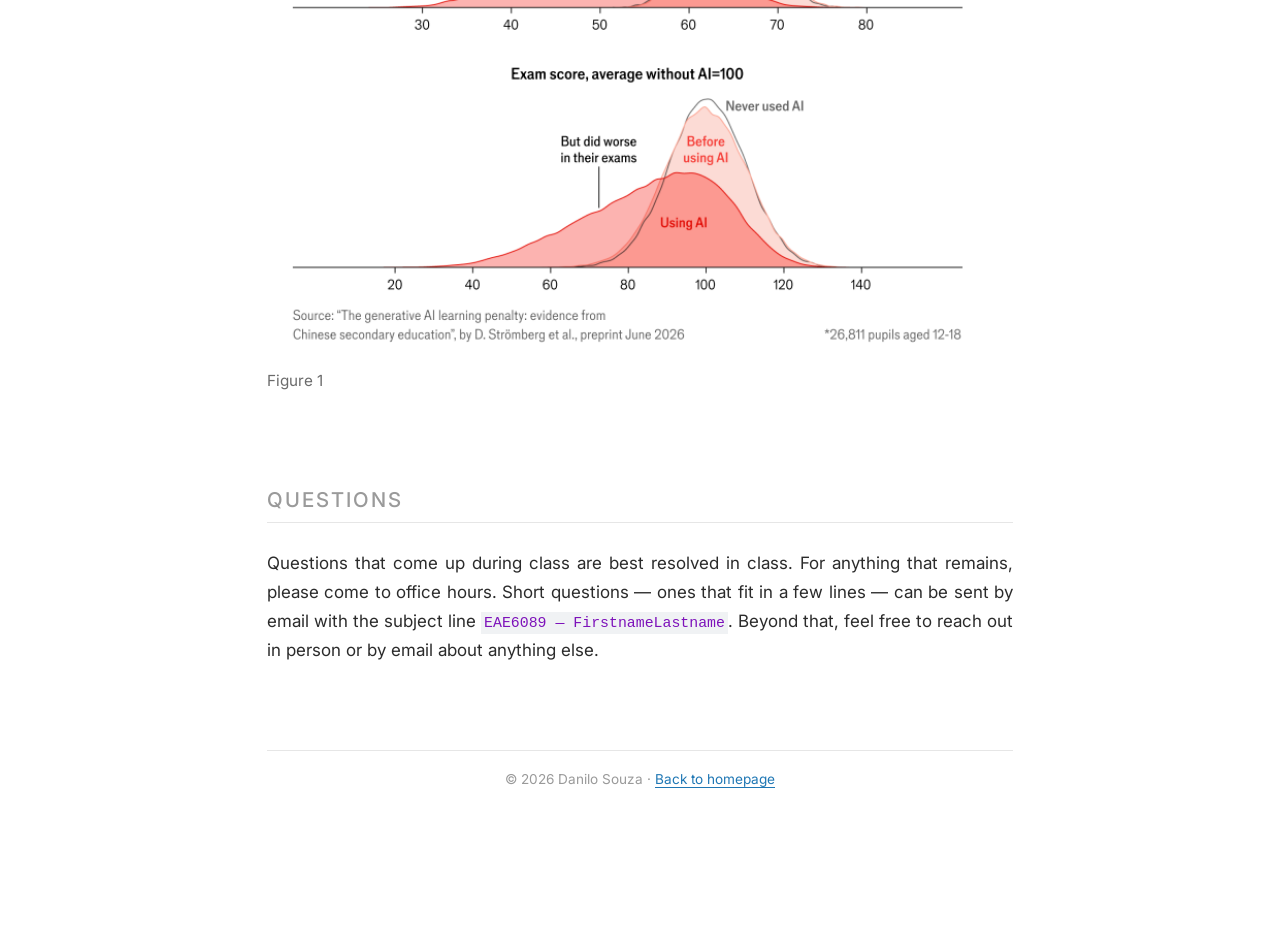
<file: docs/teaching/econ-crime-grad.html>
<!DOCTYPE html>
<html xmlns="http://www.w3.org/1999/xhtml" lang="en" xml:lang="en"><head>

<meta charset="utf-8">
<meta name="generator" content="quarto-1.8.26">

<meta name="viewport" content="width=device-width, initial-scale=1.0, user-scalable=yes">

<meta name="description" content="Graduate course on the economics of crime, University of São Paulo (FEA-USP).">

<title>EAE6089 — Economics of Crime I – Danilo Souza</title>
<style>
code{white-space: pre-wrap;}
span.smallcaps{font-variant: small-caps;}
div.columns{display: flex; gap: min(4vw, 1.5em);}
div.column{flex: auto; overflow-x: auto;}
div.hanging-indent{margin-left: 1.5em; text-indent: -1.5em;}
ul.task-list{list-style: none;}
ul.task-list li input[type="checkbox"] {
  width: 0.8em;
  margin: 0 0.8em 0.2em -1em; /* quarto-specific, see https://github.com/quarto-dev/quarto-cli/issues/4556 */ 
  vertical-align: middle;
}
</style>


<script src="../site_libs/quarto-nav/quarto-nav.js"></script>
<script src="../site_libs/clipboard/clipboard.min.js"></script>
<script src="../site_libs/quarto-search/autocomplete.umd.js"></script>
<script src="../site_libs/quarto-search/fuse.min.js"></script>
<script src="../site_libs/quarto-search/quarto-search.js"></script>
<meta name="quarto:offset" content="../">
<script src="../site_libs/quarto-html/quarto.js" type="module"></script>
<script src="../site_libs/quarto-html/tabsets/tabsets.js" type="module"></script>
<script src="../site_libs/quarto-html/axe/axe-check.js" type="module"></script>
<script src="../site_libs/quarto-html/popper.min.js"></script>
<script src="../site_libs/quarto-html/tippy.umd.min.js"></script>
<link href="../site_libs/quarto-html/tippy.css" rel="stylesheet">
<link href="../site_libs/quarto-html/quarto-syntax-highlighting-587c61ba64f3a5504c4d52d930310e48.css" rel="stylesheet" id="quarto-text-highlighting-styles">
<script src="../site_libs/bootstrap/bootstrap.min.js"></script>
<link href="../site_libs/bootstrap/bootstrap-icons.css" rel="stylesheet">
<link href="../site_libs/bootstrap/bootstrap-93184ba84fd0173687459acd2bb7b2be.min.css" rel="stylesheet" append-hash="true" id="quarto-bootstrap" data-mode="light">
<script id="quarto-search-options" type="application/json">{
  "location": "navbar",
  "copy-button": false,
  "collapse-after": 3,
  "panel-placement": "end",
  "type": "overlay",
  "limit": 50,
  "keyboard-shortcut": [
    "f",
    "/",
    "s"
  ],
  "show-item-context": false,
  "language": {
    "search-no-results-text": "No results",
    "search-matching-documents-text": "matching documents",
    "search-copy-link-title": "Copy link to search",
    "search-hide-matches-text": "Hide additional matches",
    "search-more-match-text": "more match in this document",
    "search-more-matches-text": "more matches in this document",
    "search-clear-button-title": "Clear",
    "search-text-placeholder": "",
    "search-detached-cancel-button-title": "Cancel",
    "search-submit-button-title": "Submit",
    "search-label": "Search"
  }
}</script>
<link rel="preconnect" href="https://fonts.googleapis.com">
<link rel="preconnect" href="https://fonts.gstatic.com" crossorigin="">
<link href="https://fonts.googleapis.com/css2?family=Inter:wght@400;500;600&amp;display=swap" rel="stylesheet">
<link rel="stylesheet" href="https://cdnjs.cloudflare.com/ajax/libs/font-awesome/6.5.1/css/all.min.css">


</head>

<body class="nav-fixed fullcontent quarto-light">

<div id="quarto-search-results"></div>
  <header id="quarto-header" class="headroom fixed-top">
    <nav class="navbar navbar-expand-lg " data-bs-theme="dark">
      <div class="navbar-container container-fluid">
      <div class="navbar-brand-container mx-auto">
    <a class="navbar-brand" href="../index.html">
    <span class="navbar-title">Danilo Souza</span>
    </a>
  </div>
            <div id="quarto-search" class="" title="Search"></div>
          <button class="navbar-toggler" type="button" data-bs-toggle="collapse" data-bs-target="#navbarCollapse" aria-controls="navbarCollapse" role="menu" aria-expanded="false" aria-label="Toggle navigation" onclick="if (window.quartoToggleHeadroom) { window.quartoToggleHeadroom(); }">
  <span class="navbar-toggler-icon"></span>
</button>
          <div class="collapse navbar-collapse" id="navbarCollapse">
            <ul class="navbar-nav navbar-nav-scroll ms-auto">
  <li class="nav-item">
    <a class="nav-link" href="../#research"> 
<span class="menu-text">Research</span></a>
  </li>  
  <li class="nav-item">
    <a class="nav-link" href="../#teaching"> 
<span class="menu-text">Teaching</span></a>
  </li>  
  <li class="nav-item">
    <a class="nav-link" href="../#contact"> 
<span class="menu-text">Contact</span></a>
  </li>  
</ul>
          </div> <!-- /navcollapse -->
            <div class="quarto-navbar-tools">
</div>
      </div> <!-- /container-fluid -->
    </nav>
</header>
<!-- content -->
<div id="quarto-content" class="quarto-container page-columns page-rows-contents page-layout-article page-navbar">
<!-- sidebar -->
<!-- margin-sidebar -->
    
<!-- main -->
<main class="content" id="quarto-document-content"><header id="title-block-header" class="quarto-title-block"></header>




<div class="site course-page">
<!-- ============ COURSE HEADER ============ -->
<div class="course-header">
  <div class="hero-name">Economics of Crime I</div>
  <p class="hero-eyebrow">EAE6089 · Graduate</p>
  <p class="hero-affil">Department of Economics, School of Economics, Business and Accounting (FEA-USP)</p>
  <p class="hero-sub">Danilo Souza · August 3 - October 11, 2026</p>
</div>
<p><br></p>
<div class="hero-links">
  <a href="https://drive.google.com/file/d/15lll-6lE1Xgj-MZZetZIUNHMqsRkrPo3/view?usp=sharing">Lecture Plan and Reading List</a>
  <a href="https://drive.google.com/file/d/1uFEyCxLB5dRCG_-mF1TCtjjKR6HH8xIQ/view?usp=sharing">Referee Report List</a>
  <a href="https://calendly.com/danilo_souza/office_hours">Office hours</a>
  <a href="mailto:danilosouza@usp.br">Email</a>
  <a href="../index.html#teaching">← All courses</a>
</div>
<!-- ============ DESCRIPTION ============ -->
<section id="description" class="level2 sec">
<h2 data-anchor-id="description">Description</h2>
<section id="mission" class="level3 subhead">
<h3 class="subhead" data-anchor-id="mission">Mission</h3>
<p>This course prepares students to engage critically with the economics of crime, with an emphasis on empirical research that uses modern methods of causal identification. We cover the effects of policing, punishment, labor market conditions, and education on crime, as well as public policy in illegal markets and the dynamics of organized crime. Students will learn to assess the existing evidence, identify gaps in the literature, and design original projects with the potential for high-impact publication.</p>
</section>
<section id="prerequisites" class="level3 subhead">
<h3 class="subhead" data-anchor-id="prerequisites">Prerequisites</h3>
<p>Students should be comfortable with microeconomic theory — in particular the analysis of market failures and welfare — and with modern methods of causal identification, including differences-in-differences, regression discontinuity, and instrumental variables. Prior coursework in econometrics is strongly recommended.</p>
</section>
<section id="content-summary" class="level3 subhead">
<h3 class="subhead" data-anchor-id="content-summary">Content summary</h3>
<ol type="1">
<li>Motivation: data, the state of the field, and empirical challenges</li>
<li>The rational choice model: static and dynamics</li>
<li>Policing, enforcement, and discrimination</li>
<li>Incarceration, monitoring, and punishment</li>
<li>Labour market conditions and education</li>
<li>Organised crime: causes and consequences</li>
<li>Illegal markets and drugs</li>
</ol>
<p>A detailed reading list for each topic is available above.</p>
</section>
</section>
<!-- ============ MEETINGS ============ -->
<section id="meetings" class="level2 sec">
<h2 data-anchor-id="meetings">Meetings</h2>
<div class="info-block">
<ul>
<li><span class="info-value">Mondays and Wednesdays, 4:00–5:50 PM</span></li>
<li><span class="info-value">Room A-8, FEA I Building</span></li>
<li><span class="info-value">August 3 - October 11, 2026</span></li>
</ul>
</div>
</section>
<!-- ============ ASSESSMENT ============ -->
<section id="assessment" class="level2 sec">
<h2 data-anchor-id="assessment">Assessment</h2>
<p>Assessment has three components: (i) a referee report on an unpublished paper, (ii) a class presentation of a published paper, and (iii) an original research project on a topic related to the course, submitted as a 10–15 page paper and presented in class. The first two are worth 20% each; the project accounts for the remaining 60%.</p>
<section id="key-dates" class="level3 subhead">
<h3 class="subhead" data-anchor-id="key-dates">Key dates</h3>
<div class="info-block">
<ul>
<li><span class="info-value">Referee report due on 11 September</span></li>
<li><span class="info-value">Research project presentations: 23 &amp; 28 September</span></li>
<li><span class="info-value">Final research project due on 9 October</span></li>
</ul>
</div>
</section>
<section id="use-of-ai" class="level3 subhead">
<h3 class="subhead" data-anchor-id="use-of-ai">Use of AI</h3>
<p>AI tools are not prohibited, but they must not form the basis of your work: the analysis, the interpretation, and the ideas must be yours. This course follows the standards now set by academic publishers, and you are strongly encouraged to read both — they are short, and you will be held to them when you submit your own papers: <a href="https://www.elsevier.com/about/policies-and-standards/generative-ai-policies-for-journals">Elsevier</a> and <a href="https://www.wiley.com/en-us/publish/article/ai-guidelines/#peerreview">Wiley</a>.</p>
<p>Every submission in which AI was used must close with a section titled <em>“Declaration of generative AI and AI-assisted technologies in the [referee report / manuscript] preparation process”</em>, stating exactly which tool was used and at which stages. Use the templates provided by either publisher. Basic spelling and grammar checks need not be declared.</p>
<p>When writing your referee report, <strong>never upload the paper</strong>, or any part of it, into an AI tool. An unpublished manuscript is a confidential document, and doing so may violate the authors’ confidentiality and proprietary rights.</p>
<p>Don’t get me wrong, AI is a remarkable tool, and it raises productivity on routine tasks — but leaning on it too heavily, at the expense of how we have traditionally studied and learned, may damage the learning process itself and erode our ability to recognize what we do not know. The evidence increasingly points in this direction. In the working paper <a href="https://papers.ssrn.com/sol3/papers.cfm?abstract_id=6868618"><em>“The Generative AI Learning Penalty: Evidence from Chinese Secondary Education”</em></a>, Strömberg, Lei, and Wu track 26,811 students over 30 months and find that AI adoption raised homework productivity: scores rose by 18% while completion time fell by 30%. On the other hand, scores on closed-book exams, a common measure of learning outcome, decreased by 20% within six months. The losses are concentrated among the students whose short completion times and high homework scores indicate they had outsourced the work, while those who kept putting in the hours lost almost nothing. <em>The Economist</em> covered the paper <a href="https://www.economist.com/graphic-detail/2026/08/18/does-ai-stop-children-from-learning">here</a>. The figure below shows the size of the problem and the challenge that we will have to face in the coming years.</p>
<div id="fig-ai" class="quarto-float quarto-figure quarto-figure-center" data-fig-align="center" data-max-width="100%" width="800px">
<figure class="quarto-float quarto-float-fig figure">
<div aria-describedby="fig-ai-caption-0ceaefa1-69ba-4598-a22c-09a6ac19f8ca">
<img src="wp_ai.png" id="fig-ai" class="img-fluid quarto-figure quarto-figure-center figure-img" data-max-width="100%" width="800">
</div>
<figcaption class="quarto-float-caption-bottom quarto-float-caption quarto-float-fig quarto-uncaptioned" id="fig-ai-caption-0ceaefa1-69ba-4598-a22c-09a6ac19f8ca">
Figure&nbsp;1
</figcaption>
</figure>
</div>
</section>
</section>
<!-- ============ CONTACT ============ -->
<div id="course-contact" class="sec">
<section id="questions" class="level2">
<h2 data-anchor-id="questions">Questions</h2>
<p>Questions that come up during class are best resolved in class. For anything that remains, please come to office hours. Short questions — ones that fit in a few lines — can be sent by email with the subject line <code>EAE6089 — FirstnameLastname</code>. Beyond that, feel free to reach out in person or by email about anything else.</p>
</section>
</div>
<p><span class="footer-note">© 2026 Danilo Souza · <a href="../index.html">Back to homepage</a></span></p>
</div>



</main> <!-- /main -->
<script id="quarto-html-after-body" type="application/javascript">
  window.document.addEventListener("DOMContentLoaded", function (event) {
    const isCodeAnnotation = (el) => {
      for (const clz of el.classList) {
        if (clz.startsWith('code-annotation-')) {                     
          return true;
        }
      }
      return false;
    }
    const onCopySuccess = function(e) {
      // button target
      const button = e.trigger;
      // don't keep focus
      button.blur();
      // flash "checked"
      button.classList.add('code-copy-button-checked');
      var currentTitle = button.getAttribute("title");
      button.setAttribute("title", "Copied!");
      let tooltip;
      if (window.bootstrap) {
        button.setAttribute("data-bs-toggle", "tooltip");
        button.setAttribute("data-bs-placement", "left");
        button.setAttribute("data-bs-title", "Copied!");
        tooltip = new bootstrap.Tooltip(button, 
          { trigger: "manual", 
            customClass: "code-copy-button-tooltip",
            offset: [0, -8]});
        tooltip.show();    
      }
      setTimeout(function() {
        if (tooltip) {
          tooltip.hide();
          button.removeAttribute("data-bs-title");
          button.removeAttribute("data-bs-toggle");
          button.removeAttribute("data-bs-placement");
        }
        button.setAttribute("title", currentTitle);
        button.classList.remove('code-copy-button-checked');
      }, 1000);
      // clear code selection
      e.clearSelection();
    }
    const getTextToCopy = function(trigger) {
      const outerScaffold = trigger.parentElement.cloneNode(true);
      const codeEl = outerScaffold.querySelector('code');
      for (const childEl of codeEl.children) {
        if (isCodeAnnotation(childEl)) {
          childEl.remove();
        }
      }
      return codeEl.innerText;
    }
    const clipboard = new window.ClipboardJS('.code-copy-button:not([data-in-quarto-modal])', {
      text: getTextToCopy
    });
    clipboard.on('success', onCopySuccess);
    if (window.document.getElementById('quarto-embedded-source-code-modal')) {
      const clipboardModal = new window.ClipboardJS('.code-copy-button[data-in-quarto-modal]', {
        text: getTextToCopy,
        container: window.document.getElementById('quarto-embedded-source-code-modal')
      });
      clipboardModal.on('success', onCopySuccess);
    }
      var localhostRegex = new RegExp(/^(?:http|https):\/\/localhost\:?[0-9]*\//);
      var mailtoRegex = new RegExp(/^mailto:/);
        var filterRegex = new RegExp("https:\/\/danilosouza\.com");
      var isInternal = (href) => {
          return filterRegex.test(href) || localhostRegex.test(href) || mailtoRegex.test(href);
      }
      // Inspect non-navigation links and adorn them if external
     var links = window.document.querySelectorAll('a[href]:not(.nav-link):not(.navbar-brand):not(.toc-action):not(.sidebar-link):not(.sidebar-item-toggle):not(.pagination-link):not(.no-external):not([aria-hidden]):not(.dropdown-item):not(.quarto-navigation-tool):not(.about-link)');
      for (var i=0; i<links.length; i++) {
        const link = links[i];
        if (!isInternal(link.href)) {
          // undo the damage that might have been done by quarto-nav.js in the case of
          // links that we want to consider external
          if (link.dataset.originalHref !== undefined) {
            link.href = link.dataset.originalHref;
          }
            // target, if specified
            link.setAttribute("target", "_blank");
            if (link.getAttribute("rel") === null) {
              link.setAttribute("rel", "noopener");
            }
        }
      }
    function tippyHover(el, contentFn, onTriggerFn, onUntriggerFn) {
      const config = {
        allowHTML: true,
        maxWidth: 500,
        delay: 100,
        arrow: false,
        appendTo: function(el) {
            return el.parentElement;
        },
        interactive: true,
        interactiveBorder: 10,
        theme: 'quarto',
        placement: 'bottom-start',
      };
      if (contentFn) {
        config.content = contentFn;
      }
      if (onTriggerFn) {
        config.onTrigger = onTriggerFn;
      }
      if (onUntriggerFn) {
        config.onUntrigger = onUntriggerFn;
      }
      window.tippy(el, config); 
    }
    const noterefs = window.document.querySelectorAll('a[role="doc-noteref"]');
    for (var i=0; i<noterefs.length; i++) {
      const ref = noterefs[i];
      tippyHover(ref, function() {
        // use id or data attribute instead here
        let href = ref.getAttribute('data-footnote-href') || ref.getAttribute('href');
        try { href = new URL(href).hash; } catch {}
        const id = href.replace(/^#\/?/, "");
        const note = window.document.getElementById(id);
        if (note) {
          return note.innerHTML;
        } else {
          return "";
        }
      });
    }
    const xrefs = window.document.querySelectorAll('a.quarto-xref');
    const processXRef = (id, note) => {
      // Strip column container classes
      const stripColumnClz = (el) => {
        el.classList.remove("page-full", "page-columns");
        if (el.children) {
          for (const child of el.children) {
            stripColumnClz(child);
          }
        }
      }
      stripColumnClz(note)
      if (id === null || id.startsWith('sec-')) {
        // Special case sections, only their first couple elements
        const container = document.createElement("div");
        if (note.children && note.children.length > 2) {
          container.appendChild(note.children[0].cloneNode(true));
          for (let i = 1; i < note.children.length; i++) {
            const child = note.children[i];
            if (child.tagName === "P" && child.innerText === "") {
              continue;
            } else {
              container.appendChild(child.cloneNode(true));
              break;
            }
          }
          if (window.Quarto?.typesetMath) {
            window.Quarto.typesetMath(container);
          }
          return container.innerHTML
        } else {
          if (window.Quarto?.typesetMath) {
            window.Quarto.typesetMath(note);
          }
          return note.innerHTML;
        }
      } else {
        // Remove any anchor links if they are present
        const anchorLink = note.querySelector('a.anchorjs-link');
        if (anchorLink) {
          anchorLink.remove();
        }
        if (window.Quarto?.typesetMath) {
          window.Quarto.typesetMath(note);
        }
        if (note.classList.contains("callout")) {
          return note.outerHTML;
        } else {
          return note.innerHTML;
        }
      }
    }
    for (var i=0; i<xrefs.length; i++) {
      const xref = xrefs[i];
      tippyHover(xref, undefined, function(instance) {
        instance.disable();
        let url = xref.getAttribute('href');
        let hash = undefined; 
        if (url.startsWith('#')) {
          hash = url;
        } else {
          try { hash = new URL(url).hash; } catch {}
        }
        if (hash) {
          const id = hash.replace(/^#\/?/, "");
          const note = window.document.getElementById(id);
          if (note !== null) {
            try {
              const html = processXRef(id, note.cloneNode(true));
              instance.setContent(html);
            } finally {
              instance.enable();
              instance.show();
            }
          } else {
            // See if we can fetch this
            fetch(url.split('#')[0])
            .then(res => res.text())
            .then(html => {
              const parser = new DOMParser();
              const htmlDoc = parser.parseFromString(html, "text/html");
              const note = htmlDoc.getElementById(id);
              if (note !== null) {
                const html = processXRef(id, note);
                instance.setContent(html);
              } 
            }).finally(() => {
              instance.enable();
              instance.show();
            });
          }
        } else {
          // See if we can fetch a full url (with no hash to target)
          // This is a special case and we should probably do some content thinning / targeting
          fetch(url)
          .then(res => res.text())
          .then(html => {
            const parser = new DOMParser();
            const htmlDoc = parser.parseFromString(html, "text/html");
            const note = htmlDoc.querySelector('main.content');
            if (note !== null) {
              // This should only happen for chapter cross references
              // (since there is no id in the URL)
              // remove the first header
              if (note.children.length > 0 && note.children[0].tagName === "HEADER") {
                note.children[0].remove();
              }
              const html = processXRef(null, note);
              instance.setContent(html);
            } 
          }).finally(() => {
            instance.enable();
            instance.show();
          });
        }
      }, function(instance) {
      });
    }
        let selectedAnnoteEl;
        const selectorForAnnotation = ( cell, annotation) => {
          let cellAttr = 'data-code-cell="' + cell + '"';
          let lineAttr = 'data-code-annotation="' +  annotation + '"';
          const selector = 'span[' + cellAttr + '][' + lineAttr + ']';
          return selector;
        }
        const selectCodeLines = (annoteEl) => {
          const doc = window.document;
          const targetCell = annoteEl.getAttribute("data-target-cell");
          const targetAnnotation = annoteEl.getAttribute("data-target-annotation");
          const annoteSpan = window.document.querySelector(selectorForAnnotation(targetCell, targetAnnotation));
          const lines = annoteSpan.getAttribute("data-code-lines").split(",");
          const lineIds = lines.map((line) => {
            return targetCell + "-" + line;
          })
          let top = null;
          let height = null;
          let parent = null;
          if (lineIds.length > 0) {
              //compute the position of the single el (top and bottom and make a div)
              const el = window.document.getElementById(lineIds[0]);
              top = el.offsetTop;
              height = el.offsetHeight;
              parent = el.parentElement.parentElement;
            if (lineIds.length > 1) {
              const lastEl = window.document.getElementById(lineIds[lineIds.length - 1]);
              const bottom = lastEl.offsetTop + lastEl.offsetHeight;
              height = bottom - top;
            }
            if (top !== null && height !== null && parent !== null) {
              // cook up a div (if necessary) and position it 
              let div = window.document.getElementById("code-annotation-line-highlight");
              if (div === null) {
                div = window.document.createElement("div");
                div.setAttribute("id", "code-annotation-line-highlight");
                div.style.position = 'absolute';
                parent.appendChild(div);
              }
              div.style.top = top - 2 + "px";
              div.style.height = height + 4 + "px";
              div.style.left = 0;
              let gutterDiv = window.document.getElementById("code-annotation-line-highlight-gutter");
              if (gutterDiv === null) {
                gutterDiv = window.document.createElement("div");
                gutterDiv.setAttribute("id", "code-annotation-line-highlight-gutter");
                gutterDiv.style.position = 'absolute';
                const codeCell = window.document.getElementById(targetCell);
                const gutter = codeCell.querySelector('.code-annotation-gutter');
                gutter.appendChild(gutterDiv);
              }
              gutterDiv.style.top = top - 2 + "px";
              gutterDiv.style.height = height + 4 + "px";
            }
            selectedAnnoteEl = annoteEl;
          }
        };
        const unselectCodeLines = () => {
          const elementsIds = ["code-annotation-line-highlight", "code-annotation-line-highlight-gutter"];
          elementsIds.forEach((elId) => {
            const div = window.document.getElementById(elId);
            if (div) {
              div.remove();
            }
          });
          selectedAnnoteEl = undefined;
        };
          // Handle positioning of the toggle
      window.addEventListener(
        "resize",
        throttle(() => {
          elRect = undefined;
          if (selectedAnnoteEl) {
            selectCodeLines(selectedAnnoteEl);
          }
        }, 10)
      );
      function throttle(fn, ms) {
      let throttle = false;
      let timer;
        return (...args) => {
          if(!throttle) { // first call gets through
              fn.apply(this, args);
              throttle = true;
          } else { // all the others get throttled
              if(timer) clearTimeout(timer); // cancel #2
              timer = setTimeout(() => {
                fn.apply(this, args);
                timer = throttle = false;
              }, ms);
          }
        };
      }
        // Attach click handler to the DT
        const annoteDls = window.document.querySelectorAll('dt[data-target-cell]');
        for (const annoteDlNode of annoteDls) {
          annoteDlNode.addEventListener('click', (event) => {
            const clickedEl = event.target;
            if (clickedEl !== selectedAnnoteEl) {
              unselectCodeLines();
              const activeEl = window.document.querySelector('dt[data-target-cell].code-annotation-active');
              if (activeEl) {
                activeEl.classList.remove('code-annotation-active');
              }
              selectCodeLines(clickedEl);
              clickedEl.classList.add('code-annotation-active');
            } else {
              // Unselect the line
              unselectCodeLines();
              clickedEl.classList.remove('code-annotation-active');
            }
          });
        }
    const findCites = (el) => {
      const parentEl = el.parentElement;
      if (parentEl) {
        const cites = parentEl.dataset.cites;
        if (cites) {
          return {
            el,
            cites: cites.split(' ')
          };
        } else {
          return findCites(el.parentElement)
        }
      } else {
        return undefined;
      }
    };
    var bibliorefs = window.document.querySelectorAll('a[role="doc-biblioref"]');
    for (var i=0; i<bibliorefs.length; i++) {
      const ref = bibliorefs[i];
      const citeInfo = findCites(ref);
      if (citeInfo) {
        tippyHover(citeInfo.el, function() {
          var popup = window.document.createElement('div');
          citeInfo.cites.forEach(function(cite) {
            var citeDiv = window.document.createElement('div');
            citeDiv.classList.add('hanging-indent');
            citeDiv.classList.add('csl-entry');
            var biblioDiv = window.document.getElementById('ref-' + cite);
            if (biblioDiv) {
              citeDiv.innerHTML = biblioDiv.innerHTML;
            }
            popup.appendChild(citeDiv);
          });
          return popup.innerHTML;
        });
      }
    }
  });
  </script>
</div> <!-- /content -->




</body></html>
</file>
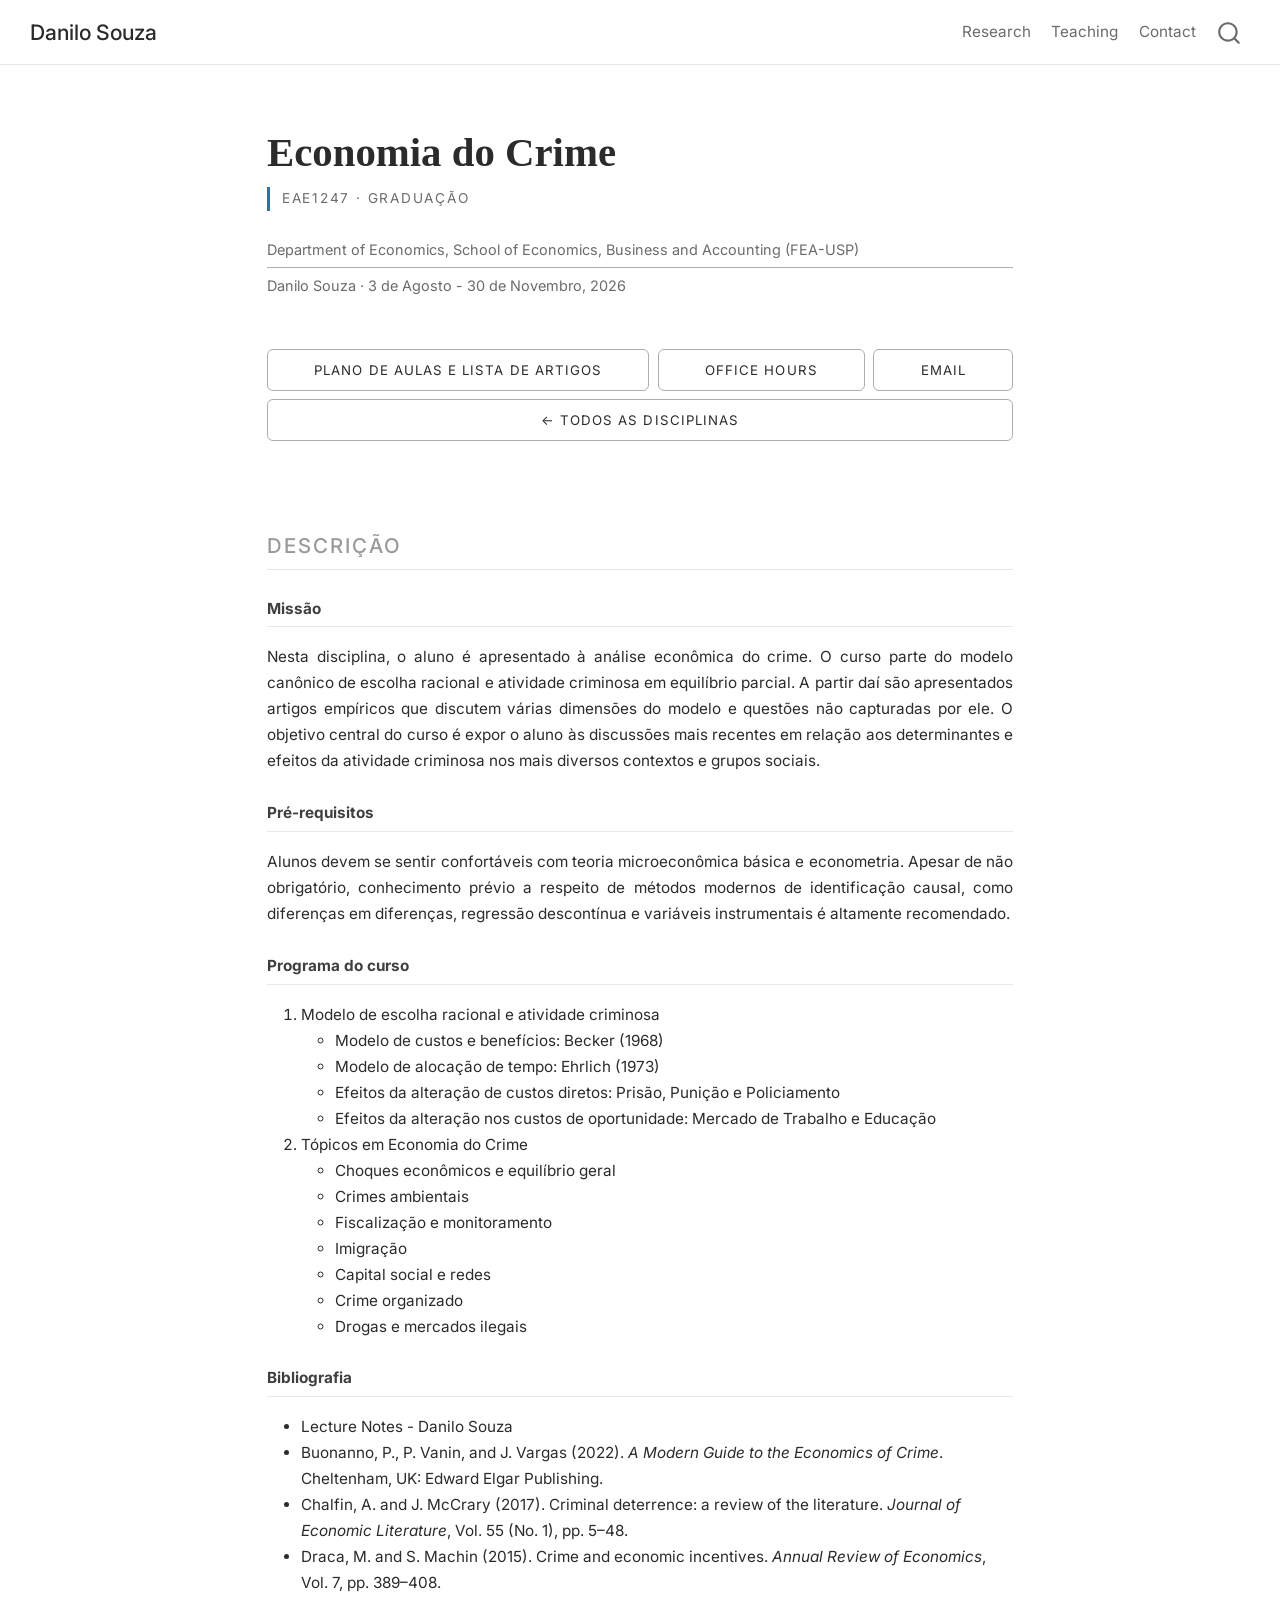
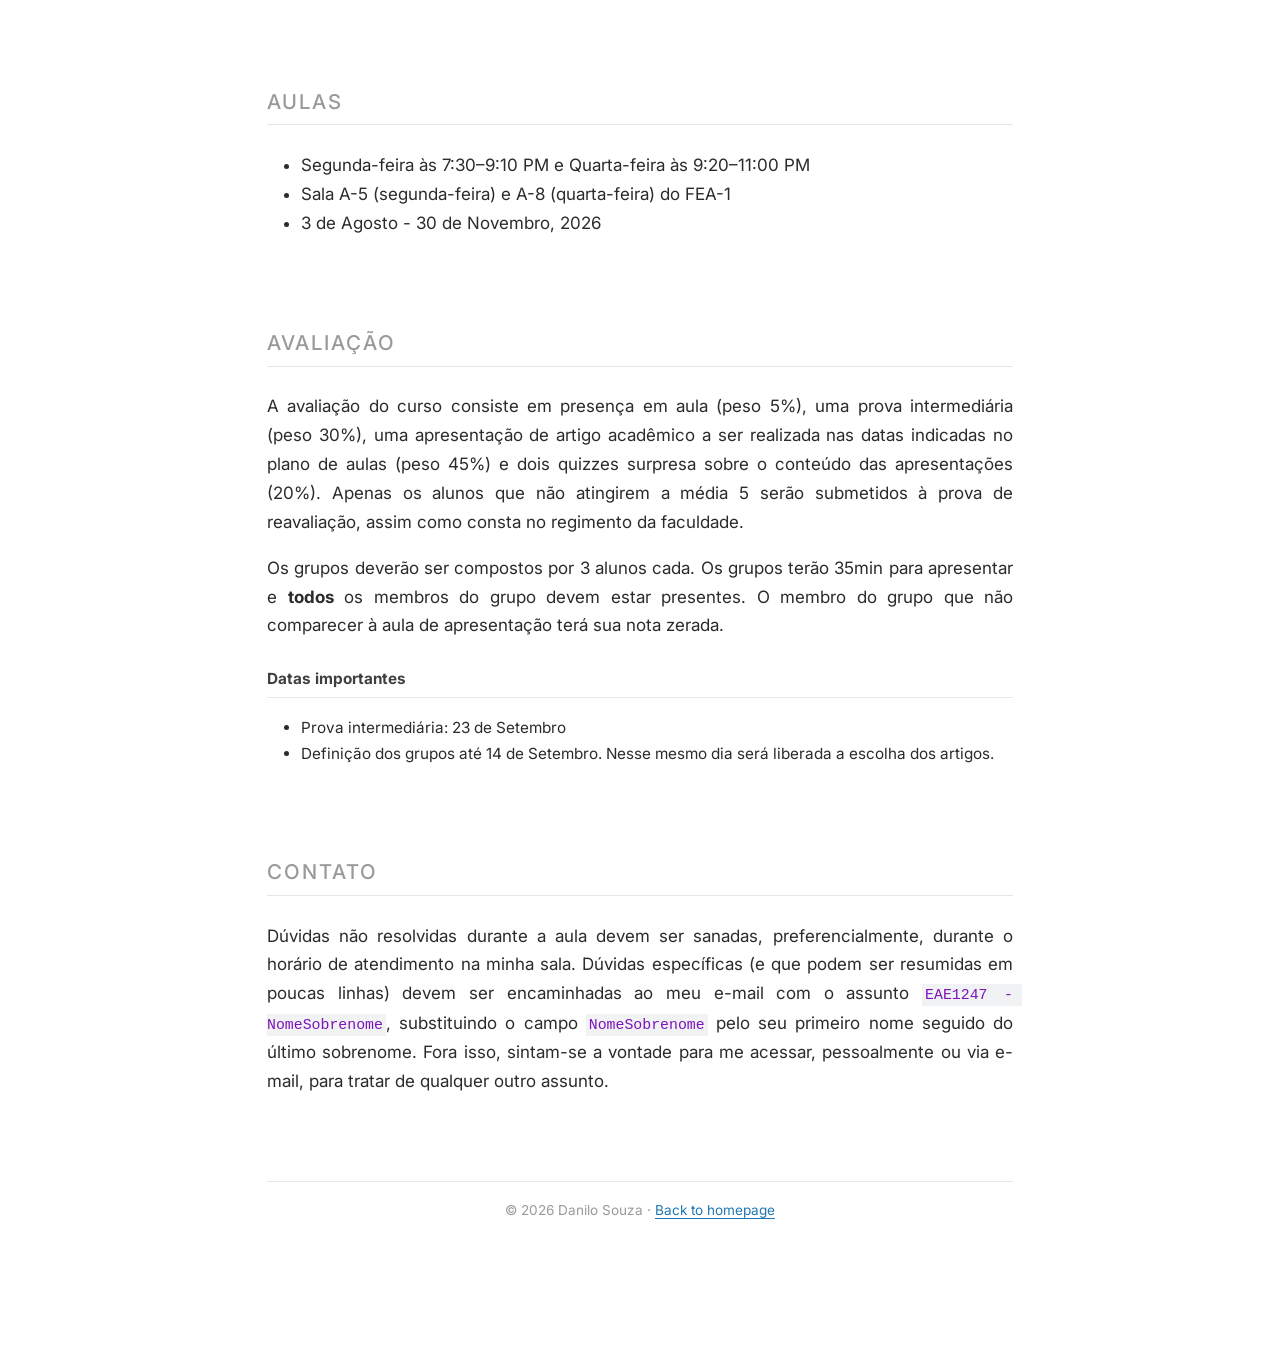
<file: docs/teaching/econ-crime-undergrad.html>
<!DOCTYPE html>
<html xmlns="http://www.w3.org/1999/xhtml" lang="en" xml:lang="en"><head>

<meta charset="utf-8">
<meta name="generator" content="quarto-1.8.26">

<meta name="viewport" content="width=device-width, initial-scale=1.0, user-scalable=yes">

<meta name="description" content="Disciplina de graduação em economia do crime, University of São Paulo (FEA-USP).">

<title>EAE1247 — Economia do Crime – Danilo Souza</title>
<style>
code{white-space: pre-wrap;}
span.smallcaps{font-variant: small-caps;}
div.columns{display: flex; gap: min(4vw, 1.5em);}
div.column{flex: auto; overflow-x: auto;}
div.hanging-indent{margin-left: 1.5em; text-indent: -1.5em;}
ul.task-list{list-style: none;}
ul.task-list li input[type="checkbox"] {
  width: 0.8em;
  margin: 0 0.8em 0.2em -1em; /* quarto-specific, see https://github.com/quarto-dev/quarto-cli/issues/4556 */ 
  vertical-align: middle;
}
</style>


<script src="../site_libs/quarto-nav/quarto-nav.js"></script>
<script src="../site_libs/clipboard/clipboard.min.js"></script>
<script src="../site_libs/quarto-search/autocomplete.umd.js"></script>
<script src="../site_libs/quarto-search/fuse.min.js"></script>
<script src="../site_libs/quarto-search/quarto-search.js"></script>
<meta name="quarto:offset" content="../">
<script src="../site_libs/quarto-html/quarto.js" type="module"></script>
<script src="../site_libs/quarto-html/tabsets/tabsets.js" type="module"></script>
<script src="../site_libs/quarto-html/axe/axe-check.js" type="module"></script>
<script src="../site_libs/quarto-html/popper.min.js"></script>
<script src="../site_libs/quarto-html/tippy.umd.min.js"></script>
<link href="../site_libs/quarto-html/tippy.css" rel="stylesheet">
<link href="../site_libs/quarto-html/quarto-syntax-highlighting-587c61ba64f3a5504c4d52d930310e48.css" rel="stylesheet" id="quarto-text-highlighting-styles">
<script src="../site_libs/bootstrap/bootstrap.min.js"></script>
<link href="../site_libs/bootstrap/bootstrap-icons.css" rel="stylesheet">
<link href="../site_libs/bootstrap/bootstrap-93184ba84fd0173687459acd2bb7b2be.min.css" rel="stylesheet" append-hash="true" id="quarto-bootstrap" data-mode="light">
<script id="quarto-search-options" type="application/json">{
  "location": "navbar",
  "copy-button": false,
  "collapse-after": 3,
  "panel-placement": "end",
  "type": "overlay",
  "limit": 50,
  "keyboard-shortcut": [
    "f",
    "/",
    "s"
  ],
  "show-item-context": false,
  "language": {
    "search-no-results-text": "No results",
    "search-matching-documents-text": "matching documents",
    "search-copy-link-title": "Copy link to search",
    "search-hide-matches-text": "Hide additional matches",
    "search-more-match-text": "more match in this document",
    "search-more-matches-text": "more matches in this document",
    "search-clear-button-title": "Clear",
    "search-text-placeholder": "",
    "search-detached-cancel-button-title": "Cancel",
    "search-submit-button-title": "Submit",
    "search-label": "Search"
  }
}</script>
<link rel="preconnect" href="https://fonts.googleapis.com">
<link rel="preconnect" href="https://fonts.gstatic.com" crossorigin="">
<link href="https://fonts.googleapis.com/css2?family=Inter:wght@400;500;600&amp;display=swap" rel="stylesheet">
<link rel="stylesheet" href="https://cdnjs.cloudflare.com/ajax/libs/font-awesome/6.5.1/css/all.min.css">


</head>

<body class="nav-fixed fullcontent quarto-light">

<div id="quarto-search-results"></div>
  <header id="quarto-header" class="headroom fixed-top">
    <nav class="navbar navbar-expand-lg " data-bs-theme="dark">
      <div class="navbar-container container-fluid">
      <div class="navbar-brand-container mx-auto">
    <a class="navbar-brand" href="../index.html">
    <span class="navbar-title">Danilo Souza</span>
    </a>
  </div>
            <div id="quarto-search" class="" title="Search"></div>
          <button class="navbar-toggler" type="button" data-bs-toggle="collapse" data-bs-target="#navbarCollapse" aria-controls="navbarCollapse" role="menu" aria-expanded="false" aria-label="Toggle navigation" onclick="if (window.quartoToggleHeadroom) { window.quartoToggleHeadroom(); }">
  <span class="navbar-toggler-icon"></span>
</button>
          <div class="collapse navbar-collapse" id="navbarCollapse">
            <ul class="navbar-nav navbar-nav-scroll ms-auto">
  <li class="nav-item">
    <a class="nav-link" href="../#research"> 
<span class="menu-text">Research</span></a>
  </li>  
  <li class="nav-item">
    <a class="nav-link" href="../#teaching"> 
<span class="menu-text">Teaching</span></a>
  </li>  
  <li class="nav-item">
    <a class="nav-link" href="../#contact"> 
<span class="menu-text">Contact</span></a>
  </li>  
</ul>
          </div> <!-- /navcollapse -->
            <div class="quarto-navbar-tools">
</div>
      </div> <!-- /container-fluid -->
    </nav>
</header>
<!-- content -->
<div id="quarto-content" class="quarto-container page-columns page-rows-contents page-layout-article page-navbar">
<!-- sidebar -->
<!-- margin-sidebar -->
    
<!-- main -->
<main class="content" id="quarto-document-content"><header id="title-block-header" class="quarto-title-block"></header>




<div class="site course-page">
<!-- ============ COURSE HEADER ============ -->
<div class="course-header">
  <div class="hero-name">Economia do Crime</div>
  <p class="hero-eyebrow">EAE1247 · Graduação</p>
  <p class="hero-affil">Department of Economics, School of Economics, Business and Accounting (FEA-USP)</p>
  <p class="hero-sub">Danilo Souza · 3 de Agosto - 30 de Novembro, 2026</p>
</div>
<p><br></p>
<div class="hero-links">
  <a href="https://drive.google.com/file/d/1ge60T7v6SjRAdJufc2Uv3DA-dHrznxyj/view?usp=sharing">Plano de aulas e lista de artigos</a>
  <a href="https://calendly.com/danilo_souza/office_hours">Office hours</a>
  <a href="mailto:danilosouza@usp.br">Email</a>
  <a href="../index.html#teaching">← Todos as disciplinas</a>
</div>
<!-- ============ DESCRIPTION ============ -->
<div id="description" class="sec">
<section id="descrição" class="level2">
<h2 data-anchor-id="descrição">Descrição</h2>
<section id="missão" class="level3 subhead">
<h3 class="subhead" data-anchor-id="missão">Missão</h3>
<p>Nesta disciplina, o aluno é apresentado à análise econômica do crime. O curso parte do modelo canônico de escolha racional e atividade criminosa em equilíbrio parcial. A partir daí são apresentados artigos empíricos que discutem várias dimensões do modelo e questões não capturadas por ele. O objetivo central do curso é expor o aluno às discussões mais recentes em relação aos determinantes e efeitos da atividade criminosa nos mais diversos contextos e grupos sociais.</p>
</section>
<section id="pré-requisitos" class="level3 subhead">
<h3 class="subhead" data-anchor-id="pré-requisitos">Pré-requisitos</h3>
<p>Alunos devem se sentir confortáveis com teoria microeconômica básica e econometria. Apesar de não obrigatório, conhecimento prévio a respeito de métodos modernos de identificação causal, como diferenças em diferenças, regressão descontínua e variáveis instrumentais é altamente recomendado.</p>
</section>
<section id="programa-do-curso" class="level3 subhead">
<h3 class="subhead" data-anchor-id="programa-do-curso">Programa do curso</h3>
<ol type="1">
<li>Modelo de escolha racional e atividade criminosa
<ul>
<li>Modelo de custos e benefícios: Becker (1968)</li>
<li>Modelo de alocação de tempo: Ehrlich (1973)</li>
<li>Efeitos da alteração de custos diretos: Prisão, Punição e Policiamento</li>
<li>Efeitos da alteração nos custos de oportunidade: Mercado de Trabalho e Educação</li>
</ul></li>
<li>Tópicos em Economia do Crime
<ul>
<li>Choques econômicos e equilíbrio geral</li>
<li>Crimes ambientais</li>
<li>Fiscalização e monitoramento</li>
<li>Imigração</li>
<li>Capital social e redes</li>
<li>Crime organizado</li>
<li>Drogas e mercados ilegais</li>
</ul></li>
</ol>
</section>
<section id="bibliografia" class="level3 subhead">
<h3 class="subhead" data-anchor-id="bibliografia">Bibliografia</h3>
<div class="readings">
<ul>
<li>Lecture Notes - Danilo Souza</li>
<li>Buonanno, P., P. Vanin, and J. Vargas (2022). <em>A Modern Guide to the Economics of Crime</em>. Cheltenham, UK: Edward Elgar Publishing.</li>
<li>Chalfin, A. and J. McCrary (2017). Criminal deterrence: a review of the literature. <em>Journal of Economic Literature</em>, Vol. 55 (No.&nbsp;1), pp.&nbsp;5–48.</li>
<li>Draca, M. and S. Machin (2015). Crime and economic incentives. <em>Annual Review of Economics</em>, Vol. 7, pp.&nbsp;389–408.</li>
</ul>
</div>
</section>
</section>
</div>
<!-- ============ MEETINGS ============ -->
<div id="meetings" class="sec">
<section id="aulas" class="level2">
<h2 data-anchor-id="aulas">Aulas</h2>
<div class="info-block">
<ul>
<li><span class="info-value">Segunda-feira às 7:30–9:10 PM e Quarta-feira às 9:20–11:00 PM</span></li>
<li><span class="info-value">Sala A-5 (segunda-feira) e A-8 (quarta-feira) do FEA-1</span></li>
<li><span class="info-value">3 de Agosto - 30 de Novembro, 2026</span></li>
</ul>
</div>
</section>
</div>
<!-- ============ ASSESSMENT ============ -->
<div id="assessment" class="sec">
<section id="avaliação" class="level2">
<h2 data-anchor-id="avaliação">Avaliação</h2>
<p>A avaliação do curso consiste em presença em aula (peso 5%), uma prova intermediária (peso 30%), uma apresentação de artigo acadêmico a ser realizada nas datas indicadas no plano de aulas (peso 45%) e dois quizzes surpresa sobre o conteúdo das apresentações (20%). Apenas os alunos que não atingirem a média 5 serão submetidos à prova de reavaliação, assim como consta no regimento da faculdade.</p>
<p>Os grupos deverão ser compostos por 3 alunos cada. Os grupos terão 35min para apresentar e <strong>todos</strong> os membros do grupo devem estar presentes. O membro do grupo que não comparecer à aula de apresentação terá sua nota zerada.</p>
<section id="datas-importantes" class="level3 subhead">
<h3 class="subhead" data-anchor-id="datas-importantes">Datas importantes</h3>
<div class="info-block">
<ul>
<li><span class="info-value">Prova intermediária: 23 de Setembro</span></li>
<li><span class="info-value">Definição dos grupos até 14 de Setembro. Nesse mesmo dia será liberada a escolha dos artigos.</span></li>
</ul>
</div>
</section>
</section>
</div>
<!-- ============ CONTACT ============ -->
<div id="course-contact" class="sec">
<section id="contato" class="level2">
<h2 data-anchor-id="contato">Contato</h2>
<p>Dúvidas não resolvidas durante a aula devem ser sanadas, preferencialmente, durante o horário de atendimento na minha sala. Dúvidas específicas (e que podem ser resumidas em poucas linhas) devem ser encaminhadas ao meu e-mail com o assunto <code>EAE1247 - NomeSobrenome</code>, substituindo o campo <code>NomeSobrenome</code> pelo seu primeiro nome seguido do último sobrenome. Fora isso, sintam-se a vontade para me acessar, pessoalmente ou via e-mail, para tratar de qualquer outro assunto.</p>
</section>
</div>
<p><span class="footer-note">© 2026 Danilo Souza · <a href="../index.html">Back to homepage</a></span></p>
</div>



</main> <!-- /main -->
<script id="quarto-html-after-body" type="application/javascript">
  window.document.addEventListener("DOMContentLoaded", function (event) {
    const isCodeAnnotation = (el) => {
      for (const clz of el.classList) {
        if (clz.startsWith('code-annotation-')) {                     
          return true;
        }
      }
      return false;
    }
    const onCopySuccess = function(e) {
      // button target
      const button = e.trigger;
      // don't keep focus
      button.blur();
      // flash "checked"
      button.classList.add('code-copy-button-checked');
      var currentTitle = button.getAttribute("title");
      button.setAttribute("title", "Copied!");
      let tooltip;
      if (window.bootstrap) {
        button.setAttribute("data-bs-toggle", "tooltip");
        button.setAttribute("data-bs-placement", "left");
        button.setAttribute("data-bs-title", "Copied!");
        tooltip = new bootstrap.Tooltip(button, 
          { trigger: "manual", 
            customClass: "code-copy-button-tooltip",
            offset: [0, -8]});
        tooltip.show();    
      }
      setTimeout(function() {
        if (tooltip) {
          tooltip.hide();
          button.removeAttribute("data-bs-title");
          button.removeAttribute("data-bs-toggle");
          button.removeAttribute("data-bs-placement");
        }
        button.setAttribute("title", currentTitle);
        button.classList.remove('code-copy-button-checked');
      }, 1000);
      // clear code selection
      e.clearSelection();
    }
    const getTextToCopy = function(trigger) {
      const outerScaffold = trigger.parentElement.cloneNode(true);
      const codeEl = outerScaffold.querySelector('code');
      for (const childEl of codeEl.children) {
        if (isCodeAnnotation(childEl)) {
          childEl.remove();
        }
      }
      return codeEl.innerText;
    }
    const clipboard = new window.ClipboardJS('.code-copy-button:not([data-in-quarto-modal])', {
      text: getTextToCopy
    });
    clipboard.on('success', onCopySuccess);
    if (window.document.getElementById('quarto-embedded-source-code-modal')) {
      const clipboardModal = new window.ClipboardJS('.code-copy-button[data-in-quarto-modal]', {
        text: getTextToCopy,
        container: window.document.getElementById('quarto-embedded-source-code-modal')
      });
      clipboardModal.on('success', onCopySuccess);
    }
      var localhostRegex = new RegExp(/^(?:http|https):\/\/localhost\:?[0-9]*\//);
      var mailtoRegex = new RegExp(/^mailto:/);
        var filterRegex = new RegExp("https:\/\/danilosouza\.com");
      var isInternal = (href) => {
          return filterRegex.test(href) || localhostRegex.test(href) || mailtoRegex.test(href);
      }
      // Inspect non-navigation links and adorn them if external
     var links = window.document.querySelectorAll('a[href]:not(.nav-link):not(.navbar-brand):not(.toc-action):not(.sidebar-link):not(.sidebar-item-toggle):not(.pagination-link):not(.no-external):not([aria-hidden]):not(.dropdown-item):not(.quarto-navigation-tool):not(.about-link)');
      for (var i=0; i<links.length; i++) {
        const link = links[i];
        if (!isInternal(link.href)) {
          // undo the damage that might have been done by quarto-nav.js in the case of
          // links that we want to consider external
          if (link.dataset.originalHref !== undefined) {
            link.href = link.dataset.originalHref;
          }
            // target, if specified
            link.setAttribute("target", "_blank");
            if (link.getAttribute("rel") === null) {
              link.setAttribute("rel", "noopener");
            }
        }
      }
    function tippyHover(el, contentFn, onTriggerFn, onUntriggerFn) {
      const config = {
        allowHTML: true,
        maxWidth: 500,
        delay: 100,
        arrow: false,
        appendTo: function(el) {
            return el.parentElement;
        },
        interactive: true,
        interactiveBorder: 10,
        theme: 'quarto',
        placement: 'bottom-start',
      };
      if (contentFn) {
        config.content = contentFn;
      }
      if (onTriggerFn) {
        config.onTrigger = onTriggerFn;
      }
      if (onUntriggerFn) {
        config.onUntrigger = onUntriggerFn;
      }
      window.tippy(el, config); 
    }
    const noterefs = window.document.querySelectorAll('a[role="doc-noteref"]');
    for (var i=0; i<noterefs.length; i++) {
      const ref = noterefs[i];
      tippyHover(ref, function() {
        // use id or data attribute instead here
        let href = ref.getAttribute('data-footnote-href') || ref.getAttribute('href');
        try { href = new URL(href).hash; } catch {}
        const id = href.replace(/^#\/?/, "");
        const note = window.document.getElementById(id);
        if (note) {
          return note.innerHTML;
        } else {
          return "";
        }
      });
    }
    const xrefs = window.document.querySelectorAll('a.quarto-xref');
    const processXRef = (id, note) => {
      // Strip column container classes
      const stripColumnClz = (el) => {
        el.classList.remove("page-full", "page-columns");
        if (el.children) {
          for (const child of el.children) {
            stripColumnClz(child);
          }
        }
      }
      stripColumnClz(note)
      if (id === null || id.startsWith('sec-')) {
        // Special case sections, only their first couple elements
        const container = document.createElement("div");
        if (note.children && note.children.length > 2) {
          container.appendChild(note.children[0].cloneNode(true));
          for (let i = 1; i < note.children.length; i++) {
            const child = note.children[i];
            if (child.tagName === "P" && child.innerText === "") {
              continue;
            } else {
              container.appendChild(child.cloneNode(true));
              break;
            }
          }
          if (window.Quarto?.typesetMath) {
            window.Quarto.typesetMath(container);
          }
          return container.innerHTML
        } else {
          if (window.Quarto?.typesetMath) {
            window.Quarto.typesetMath(note);
          }
          return note.innerHTML;
        }
      } else {
        // Remove any anchor links if they are present
        const anchorLink = note.querySelector('a.anchorjs-link');
        if (anchorLink) {
          anchorLink.remove();
        }
        if (window.Quarto?.typesetMath) {
          window.Quarto.typesetMath(note);
        }
        if (note.classList.contains("callout")) {
          return note.outerHTML;
        } else {
          return note.innerHTML;
        }
      }
    }
    for (var i=0; i<xrefs.length; i++) {
      const xref = xrefs[i];
      tippyHover(xref, undefined, function(instance) {
        instance.disable();
        let url = xref.getAttribute('href');
        let hash = undefined; 
        if (url.startsWith('#')) {
          hash = url;
        } else {
          try { hash = new URL(url).hash; } catch {}
        }
        if (hash) {
          const id = hash.replace(/^#\/?/, "");
          const note = window.document.getElementById(id);
          if (note !== null) {
            try {
              const html = processXRef(id, note.cloneNode(true));
              instance.setContent(html);
            } finally {
              instance.enable();
              instance.show();
            }
          } else {
            // See if we can fetch this
            fetch(url.split('#')[0])
            .then(res => res.text())
            .then(html => {
              const parser = new DOMParser();
              const htmlDoc = parser.parseFromString(html, "text/html");
              const note = htmlDoc.getElementById(id);
              if (note !== null) {
                const html = processXRef(id, note);
                instance.setContent(html);
              } 
            }).finally(() => {
              instance.enable();
              instance.show();
            });
          }
        } else {
          // See if we can fetch a full url (with no hash to target)
          // This is a special case and we should probably do some content thinning / targeting
          fetch(url)
          .then(res => res.text())
          .then(html => {
            const parser = new DOMParser();
            const htmlDoc = parser.parseFromString(html, "text/html");
            const note = htmlDoc.querySelector('main.content');
            if (note !== null) {
              // This should only happen for chapter cross references
              // (since there is no id in the URL)
              // remove the first header
              if (note.children.length > 0 && note.children[0].tagName === "HEADER") {
                note.children[0].remove();
              }
              const html = processXRef(null, note);
              instance.setContent(html);
            } 
          }).finally(() => {
            instance.enable();
            instance.show();
          });
        }
      }, function(instance) {
      });
    }
        let selectedAnnoteEl;
        const selectorForAnnotation = ( cell, annotation) => {
          let cellAttr = 'data-code-cell="' + cell + '"';
          let lineAttr = 'data-code-annotation="' +  annotation + '"';
          const selector = 'span[' + cellAttr + '][' + lineAttr + ']';
          return selector;
        }
        const selectCodeLines = (annoteEl) => {
          const doc = window.document;
          const targetCell = annoteEl.getAttribute("data-target-cell");
          const targetAnnotation = annoteEl.getAttribute("data-target-annotation");
          const annoteSpan = window.document.querySelector(selectorForAnnotation(targetCell, targetAnnotation));
          const lines = annoteSpan.getAttribute("data-code-lines").split(",");
          const lineIds = lines.map((line) => {
            return targetCell + "-" + line;
          })
          let top = null;
          let height = null;
          let parent = null;
          if (lineIds.length > 0) {
              //compute the position of the single el (top and bottom and make a div)
              const el = window.document.getElementById(lineIds[0]);
              top = el.offsetTop;
              height = el.offsetHeight;
              parent = el.parentElement.parentElement;
            if (lineIds.length > 1) {
              const lastEl = window.document.getElementById(lineIds[lineIds.length - 1]);
              const bottom = lastEl.offsetTop + lastEl.offsetHeight;
              height = bottom - top;
            }
            if (top !== null && height !== null && parent !== null) {
              // cook up a div (if necessary) and position it 
              let div = window.document.getElementById("code-annotation-line-highlight");
              if (div === null) {
                div = window.document.createElement("div");
                div.setAttribute("id", "code-annotation-line-highlight");
                div.style.position = 'absolute';
                parent.appendChild(div);
              }
              div.style.top = top - 2 + "px";
              div.style.height = height + 4 + "px";
              div.style.left = 0;
              let gutterDiv = window.document.getElementById("code-annotation-line-highlight-gutter");
              if (gutterDiv === null) {
                gutterDiv = window.document.createElement("div");
                gutterDiv.setAttribute("id", "code-annotation-line-highlight-gutter");
                gutterDiv.style.position = 'absolute';
                const codeCell = window.document.getElementById(targetCell);
                const gutter = codeCell.querySelector('.code-annotation-gutter');
                gutter.appendChild(gutterDiv);
              }
              gutterDiv.style.top = top - 2 + "px";
              gutterDiv.style.height = height + 4 + "px";
            }
            selectedAnnoteEl = annoteEl;
          }
        };
        const unselectCodeLines = () => {
          const elementsIds = ["code-annotation-line-highlight", "code-annotation-line-highlight-gutter"];
          elementsIds.forEach((elId) => {
            const div = window.document.getElementById(elId);
            if (div) {
              div.remove();
            }
          });
          selectedAnnoteEl = undefined;
        };
          // Handle positioning of the toggle
      window.addEventListener(
        "resize",
        throttle(() => {
          elRect = undefined;
          if (selectedAnnoteEl) {
            selectCodeLines(selectedAnnoteEl);
          }
        }, 10)
      );
      function throttle(fn, ms) {
      let throttle = false;
      let timer;
        return (...args) => {
          if(!throttle) { // first call gets through
              fn.apply(this, args);
              throttle = true;
          } else { // all the others get throttled
              if(timer) clearTimeout(timer); // cancel #2
              timer = setTimeout(() => {
                fn.apply(this, args);
                timer = throttle = false;
              }, ms);
          }
        };
      }
        // Attach click handler to the DT
        const annoteDls = window.document.querySelectorAll('dt[data-target-cell]');
        for (const annoteDlNode of annoteDls) {
          annoteDlNode.addEventListener('click', (event) => {
            const clickedEl = event.target;
            if (clickedEl !== selectedAnnoteEl) {
              unselectCodeLines();
              const activeEl = window.document.querySelector('dt[data-target-cell].code-annotation-active');
              if (activeEl) {
                activeEl.classList.remove('code-annotation-active');
              }
              selectCodeLines(clickedEl);
              clickedEl.classList.add('code-annotation-active');
            } else {
              // Unselect the line
              unselectCodeLines();
              clickedEl.classList.remove('code-annotation-active');
            }
          });
        }
    const findCites = (el) => {
      const parentEl = el.parentElement;
      if (parentEl) {
        const cites = parentEl.dataset.cites;
        if (cites) {
          return {
            el,
            cites: cites.split(' ')
          };
        } else {
          return findCites(el.parentElement)
        }
      } else {
        return undefined;
      }
    };
    var bibliorefs = window.document.querySelectorAll('a[role="doc-biblioref"]');
    for (var i=0; i<bibliorefs.length; i++) {
      const ref = bibliorefs[i];
      const citeInfo = findCites(ref);
      if (citeInfo) {
        tippyHover(citeInfo.el, function() {
          var popup = window.document.createElement('div');
          citeInfo.cites.forEach(function(cite) {
            var citeDiv = window.document.createElement('div');
            citeDiv.classList.add('hanging-indent');
            citeDiv.classList.add('csl-entry');
            var biblioDiv = window.document.getElementById('ref-' + cite);
            if (biblioDiv) {
              citeDiv.innerHTML = biblioDiv.innerHTML;
            }
            popup.appendChild(citeDiv);
          });
          return popup.innerHTML;
        });
      }
    }
  });
  </script>
</div> <!-- /content -->




</body></html>
</file>
<file: docs/site_libs/quarto-html/tippy.css>
.tippy-box[data-animation=fade][data-state=hidden]{opacity:0}[data-tippy-root]{max-width:calc(100vw - 10px)}.tippy-box{position:relative;background-color:#333;color:#fff;border-radius:4px;font-size:14px;line-height:1.4;white-space:normal;outline:0;transition-property:transform,visibility,opacity}.tippy-box[data-placement^=top]>.tippy-arrow{bottom:0}.tippy-box[data-placement^=top]>.tippy-arrow:before{bottom:-7px;left:0;border-width:8px 8px 0;border-top-color:initial;transform-origin:center top}.tippy-box[data-placement^=bottom]>.tippy-arrow{top:0}.tippy-box[data-placement^=bottom]>.tippy-arrow:before{top:-7px;left:0;border-width:0 8px 8px;border-bottom-color:initial;transform-origin:center bottom}.tippy-box[data-placement^=left]>.tippy-arrow{right:0}.tippy-box[data-placement^=left]>.tippy-arrow:before{border-width:8px 0 8px 8px;border-left-color:initial;right:-7px;transform-origin:center left}.tippy-box[data-placement^=right]>.tippy-arrow{left:0}.tippy-box[data-placement^=right]>.tippy-arrow:before{left:-7px;border-width:8px 8px 8px 0;border-right-color:initial;transform-origin:center right}.tippy-box[data-inertia][data-state=visible]{transition-timing-function:cubic-bezier(.54,1.5,.38,1.11)}.tippy-arrow{width:16px;height:16px;color:#333}.tippy-arrow:before{content:"";position:absolute;border-color:transparent;border-style:solid}.tippy-content{position:relative;padding:5px 9px;z-index:1}
</file>
<file: docs/site_libs/quarto-html/quarto-syntax-highlighting-587c61ba64f3a5504c4d52d930310e48.css>
/* quarto syntax highlight colors */
:root {
  --quarto-hl-ot-color: #003B4F;
  --quarto-hl-at-color: #657422;
  --quarto-hl-ss-color: #20794D;
  --quarto-hl-an-color: #5E5E5E;
  --quarto-hl-fu-color: #4758AB;
  --quarto-hl-st-color: #20794D;
  --quarto-hl-cf-color: #003B4F;
  --quarto-hl-op-color: #5E5E5E;
  --quarto-hl-er-color: #AD0000;
  --quarto-hl-bn-color: #AD0000;
  --quarto-hl-al-color: #AD0000;
  --quarto-hl-va-color: #111111;
  --quarto-hl-bu-color: inherit;
  --quarto-hl-ex-color: inherit;
  --quarto-hl-pp-color: #AD0000;
  --quarto-hl-in-color: #5E5E5E;
  --quarto-hl-vs-color: #20794D;
  --quarto-hl-wa-color: #5E5E5E;
  --quarto-hl-do-color: #5E5E5E;
  --quarto-hl-im-color: #00769E;
  --quarto-hl-ch-color: #20794D;
  --quarto-hl-dt-color: #AD0000;
  --quarto-hl-fl-color: #AD0000;
  --quarto-hl-co-color: #5E5E5E;
  --quarto-hl-cv-color: #5E5E5E;
  --quarto-hl-cn-color: #8f5902;
  --quarto-hl-sc-color: #5E5E5E;
  --quarto-hl-dv-color: #AD0000;
  --quarto-hl-kw-color: #003B4F;
}

/* other quarto variables */
:root {
  --quarto-font-monospace: SFMono-Regular, Menlo, Monaco, Consolas, "Liberation Mono", "Courier New", monospace;
}

/* syntax highlight based on Pandoc's rules */
pre > code.sourceCode > span {
  color: #003B4F;
}

code.sourceCode > span {
  color: #003B4F;
}

div.sourceCode,
div.sourceCode pre.sourceCode {
  color: #003B4F;
}

/* Normal */
code span {
  color: #003B4F;
}

/* Alert */
code span.al {
  color: #AD0000;
  font-style: inherit;
}

/* Annotation */
code span.an {
  color: #5E5E5E;
  font-style: inherit;
}

/* Attribute */
code span.at {
  color: #657422;
  font-style: inherit;
}

/* BaseN */
code span.bn {
  color: #AD0000;
  font-style: inherit;
}

/* BuiltIn */
code span.bu {
  font-style: inherit;
}

/* ControlFlow */
code span.cf {
  color: #003B4F;
  font-weight: bold;
  font-style: inherit;
}

/* Char */
code span.ch {
  color: #20794D;
  font-style: inherit;
}

/* Constant */
code span.cn {
  color: #8f5902;
  font-style: inherit;
}

/* Comment */
code span.co {
  color: #5E5E5E;
  font-style: inherit;
}

/* CommentVar */
code span.cv {
  color: #5E5E5E;
  font-style: italic;
}

/* Documentation */
code span.do {
  color: #5E5E5E;
  font-style: italic;
}

/* DataType */
code span.dt {
  color: #AD0000;
  font-style: inherit;
}

/* DecVal */
code span.dv {
  color: #AD0000;
  font-style: inherit;
}

/* Error */
code span.er {
  color: #AD0000;
  font-style: inherit;
}

/* Extension */
code span.ex {
  font-style: inherit;
}

/* Float */
code span.fl {
  color: #AD0000;
  font-style: inherit;
}

/* Function */
code span.fu {
  color: #4758AB;
  font-style: inherit;
}

/* Import */
code span.im {
  color: #00769E;
  font-style: inherit;
}

/* Information */
code span.in {
  color: #5E5E5E;
  font-style: inherit;
}

/* Keyword */
code span.kw {
  color: #003B4F;
  font-weight: bold;
  font-style: inherit;
}

/* Operator */
code span.op {
  color: #5E5E5E;
  font-style: inherit;
}

/* Other */
code span.ot {
  color: #003B4F;
  font-style: inherit;
}

/* Preprocessor */
code span.pp {
  color: #AD0000;
  font-style: inherit;
}

/* SpecialChar */
code span.sc {
  color: #5E5E5E;
  font-style: inherit;
}

/* SpecialString */
code span.ss {
  color: #20794D;
  font-style: inherit;
}

/* String */
code span.st {
  color: #20794D;
  font-style: inherit;
}

/* Variable */
code span.va {
  color: #111111;
  font-style: inherit;
}

/* VerbatimString */
code span.vs {
  color: #20794D;
  font-style: inherit;
}

/* Warning */
code span.wa {
  color: #5E5E5E;
  font-style: italic;
}

.prevent-inlining {
  content: "</";
}

/*# sourceMappingURL=2dce1cc6c82594539e1579de68416b47.css.map */
</file>
